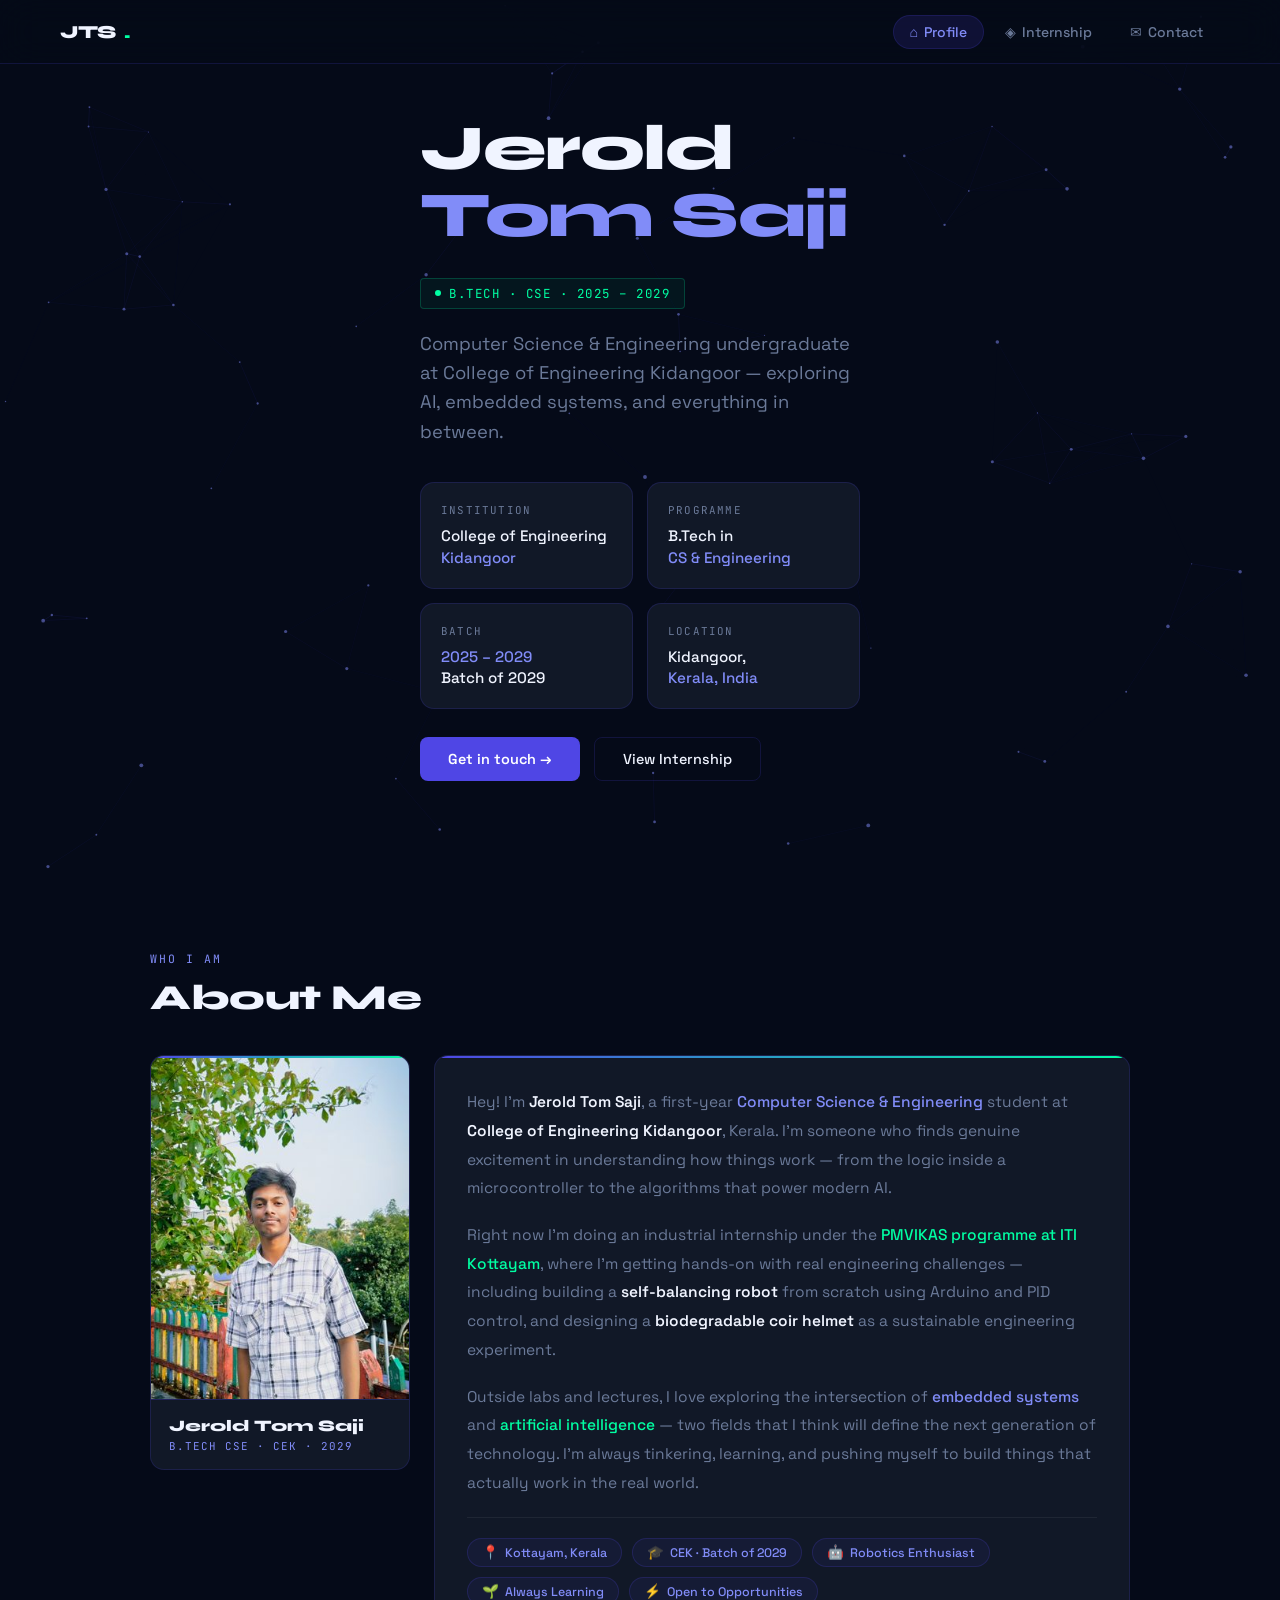
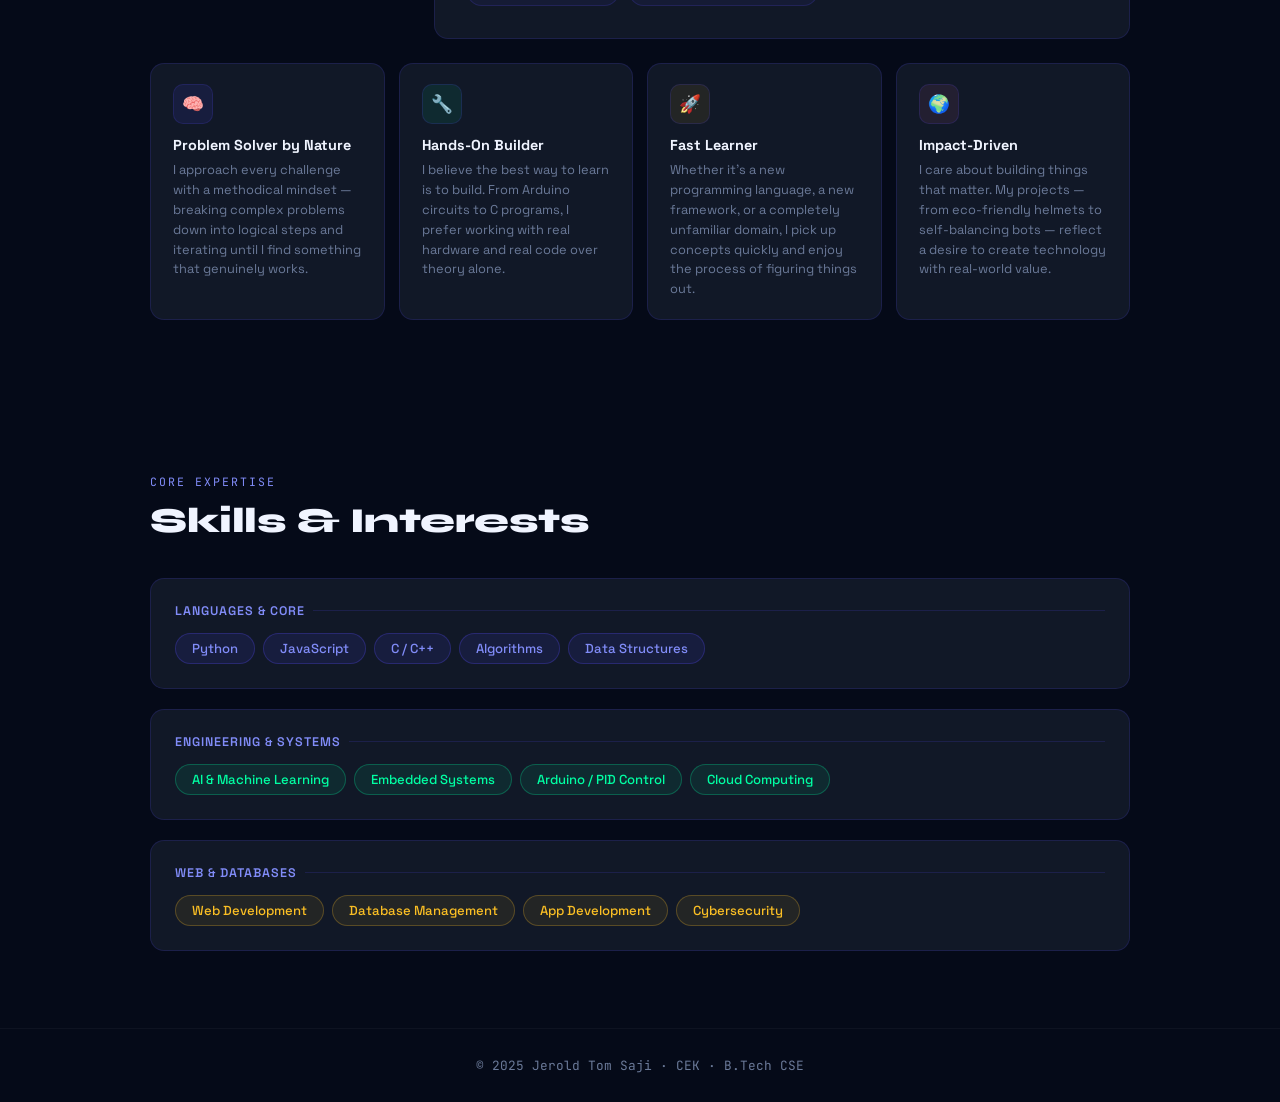
<file: index.html>
<!DOCTYPE html>
<html lang="en">

<head>
  <meta charset="UTF-8">
  <meta name="viewport" content="width=device-width, initial-scale=1.0">
  <title>Jerold Tom Saji — Portfolio</title>
  <link
    href="https://fonts.googleapis.com/css2?family=Space+Grotesk:wght@300;400;500;600;700&family=Syne:wght@700;800&family=JetBrains+Mono:wght@400;500&display=swap"
    rel="stylesheet">
  <style>
    /* ============================================================
   DESIGN TOKENS
   Palette: Deep navy #050A18, Ink #0D1530, Electric indigo #4F46E5,
            Phosphor green #00FFA3, Soft white #F0F4FF, Muted #6B7A99
   Type: Syne (display) · Space Grotesk (body) · JetBrains Mono (data)
   Signature: Kinetic particle constellation on the hero that reacts to mouse
============================================================ */
    *,
    *::before,
    *::after {
      margin: 0;
      padding: 0;
      box-sizing: border-box;
    }

    :root {
      --bg: #050A18;
      --ink: #0D1530;
      --surface: #111827;
      --border: rgba(79, 70, 229, .18);
      --border2: rgba(0, 255, 163, .12);
      --indigo: #4F46E5;
      --indigo-l: #818CF8;
      --green: #00FFA3;
      --green-d: #00C67E;
      --white: #F0F4FF;
      --muted: #6B7A99;
      --danger: #F87171;
      --warn: #FBBF24;
      --r: 14px;
      --r-sm: 8px;
    }

    html {
      scroll-behavior: smooth;
    }

    body {
      font-family: 'Space Grotesk', sans-serif;
      background: var(--bg);
      color: var(--white);
      min-height: 100vh;
      overflow-x: hidden;
    }

    /* ── CANVAS BACKGROUND ── */
    #bg-canvas {
      position: fixed;
      inset: 0;
      z-index: 0;
      pointer-events: none;
    }

    /* ── NAV ── */
    nav {
      position: fixed;
      top: 0;
      left: 0;
      right: 0;
      z-index: 900;
      padding: 0 clamp(20px, 5vw, 60px);
      height: 64px;
      display: flex;
      align-items: center;
      justify-content: space-between;
      background: rgba(5, 10, 24, .7);
      backdrop-filter: blur(20px);
      border-bottom: 1px solid var(--border);
    }

    .nav-logo {
      font-family: 'Syne', sans-serif;
      font-size: 1.15rem;
      font-weight: 800;
      letter-spacing: -.5px;
      color: var(--white);
      display: flex;
      align-items: center;
      gap: 8px;
    }

    .nav-logo span {
      color: var(--green);
    }

    .nav-tabs {
      display: flex;
      gap: 4px;
      list-style: none;
    }

    .nav-tabs li a {
      display: flex;
      align-items: center;
      gap: 6px;
      padding: 7px 16px;
      border-radius: 30px;
      text-decoration: none;
      font-size: .875rem;
      font-weight: 500;
      color: var(--muted);
      transition: all .25s;
      border: 1px solid transparent;
    }

    .nav-tabs li a:hover,
    .nav-tabs li a.active {
      color: var(--white);
      background: rgba(79, 70, 229, .15);
      border-color: var(--border);
    }

    .nav-tabs li a.active {
      color: var(--indigo-l);
    }

    /* ── PAGES ── */
    .page {
      display: none;
      padding-top: 64px;
      min-height: 100vh;
      position: relative;
      z-index: 1;
    }

    .page.active {
      display: block;
    }

    /* ── HERO ── */
    .hero {
      min-height: calc(100vh - 64px);
      display: flex;
      align-items: flex-start;
      justify-content: center;
      padding: clamp(20px, 4vw, 52px) clamp(20px, 5vw, 60px) clamp(40px, 8vw, 80px);
      position: relative;
    }

    .hero-inner {
      max-width: 1100px;
      width: 100%;
      display: grid;
      grid-template-columns: 1fr 1fr;
      gap: 60px;
      align-items: center;
    }

    /* left col */
    .hero-left {}

    .hero-eyebrow {
      display: inline-flex;
      align-items: center;
      gap: 8px;
      font-family: 'JetBrains Mono', monospace;
      font-size: .78rem;
      color: var(--green);
      letter-spacing: 1.5px;
      text-transform: uppercase;
      margin-top: 16px;
      margin-bottom: 20px;
      padding: 6px 14px;
      border: 1px solid rgba(0, 255, 163, .2);
      border-radius: 4px;
      background: rgba(0, 255, 163, .05);
    }

    .hero-eyebrow .dot {
      width: 6px;
      height: 6px;
      background: var(--green);
      border-radius: 50%;
      animation: blink 2s ease infinite;
    }

    @keyframes blink {

      0%,
      100% {
        opacity: 1;
      }

      50% {
        opacity: .2;
      }
    }

    .hero-name {
      font-family: 'Syne', sans-serif;
      font-size: clamp(2.4rem, 5vw, 4.2rem);
      font-weight: 800;
      line-height: 1.05;
      letter-spacing: -1.5px;
      color: var(--white);
      margin-bottom: 12px;
    }

    .hero-name .accent {
      color: var(--indigo-l);
    }

    .hero-role {
      font-size: clamp(.95rem, 2vw, 1.15rem);
      color: var(--muted);
      line-height: 1.6;
      margin-bottom: 36px;
      max-width: 440px;
    }

    .hero-cta {
      display: flex;
      gap: 14px;
      flex-wrap: wrap;
    }

    .btn-primary {
      display: inline-flex;
      align-items: center;
      gap: 8px;
      padding: 13px 28px;
      background: var(--indigo);
      color: #fff;
      border: none;
      border-radius: 8px;
      font-size: .9rem;
      font-weight: 600;
      cursor: pointer;
      transition: all .25s;
      text-decoration: none;
      font-family: inherit;
    }

    .btn-primary:hover {
      background: #4338CA;
      transform: translateY(-2px);
      box-shadow: 0 12px 30px rgba(79, 70, 229, .4);
    }

    .btn-ghost {
      display: inline-flex;
      align-items: center;
      gap: 8px;
      padding: 12px 28px;
      background: transparent;
      color: var(--white);
      border: 1px solid var(--border);
      border-radius: 8px;
      font-size: .9rem;
      font-weight: 500;
      cursor: pointer;
      transition: all .25s;
      text-decoration: none;
      font-family: inherit;
    }

    .btn-ghost:hover {
      border-color: var(--indigo-l);
      color: var(--indigo-l);
      transform: translateY(-2px);
    }

    /* right col: stat cards */
    .hero-right {
      display: flex;
      flex-direction: column;
      gap: 16px;
    }

    .info-grid {
      display: grid;
      grid-template-columns: 1fr 1fr;
      gap: 14px;
    }

    .icard {
      background: var(--surface);
      border: 1px solid var(--border);
      border-radius: var(--r);
      padding: 20px;
      position: relative;
      overflow: hidden;
      transition: border-color .3s, transform .3s;
    }

    .icard:hover {
      border-color: rgba(79, 70, 229, .4);
      transform: translateY(-3px);
    }

    .icard::after {
      content: '';
      position: absolute;
      top: 0;
      left: 0;
      right: 0;
      height: 1px;
      background: linear-gradient(90deg, transparent, var(--indigo), transparent);
      opacity: 0;
      transition: opacity .3s;
    }

    .icard:hover::after {
      opacity: 1;
    }

    .icard-label {
      font-family: 'JetBrains Mono', monospace;
      font-size: .68rem;
      color: var(--muted);
      text-transform: uppercase;
      letter-spacing: 1.2px;
      margin-bottom: 8px;
    }

    .icard-value {
      font-size: .95rem;
      color: var(--white);
      font-weight: 500;
      line-height: 1.4;
    }

    .icard-value em {
      color: var(--indigo-l);
      font-style: normal;
    }

    /* status bar */
    .status-bar {
      display: flex;
      align-items: center;
      gap: 12px;
      background: var(--surface);
      border: 1px solid rgba(0, 255, 163, .15);
      border-radius: var(--r);
      padding: 16px 20px;
    }

    .status-bar .s-dot {
      width: 8px;
      height: 8px;
      background: var(--green);
      border-radius: 50%;
      animation: blink 2s ease infinite;
      flex-shrink: 0;
    }

    .status-bar .s-text {
      font-size: .85rem;
      color: var(--green);
      font-weight: 500;
    }

    .status-bar .s-detail {
      margin-left: auto;
      font-family: 'JetBrains Mono', monospace;
      font-size: .72rem;
      color: var(--muted);
    }

    /* ── SKILLS SECTION ── */
    .skills-wrap {
      max-width: 1100px;
      margin: 0 auto;
      padding: clamp(40px, 6vw, 80px) clamp(20px, 5vw, 60px);
    }

    .section-header {
      margin-bottom: 36px;
    }

    .section-eyebrow {
      font-family: 'JetBrains Mono', monospace;
      font-size: .72rem;
      color: var(--indigo-l);
      text-transform: uppercase;
      letter-spacing: 2px;
      margin-bottom: 10px;
    }

    .section-title {
      font-family: 'Syne', sans-serif;
      font-size: clamp(1.6rem, 3vw, 2.2rem);
      font-weight: 800;
      letter-spacing: -.5px;
      color: var(--white);
    }

    .skills-clusters {
      display: flex;
      flex-direction: column;
      gap: 20px;
    }

    .skill-cluster {
      background: var(--surface);
      border: 1px solid var(--border);
      border-radius: var(--r);
      padding: 24px;
    }

    .cluster-name {
      font-size: .78rem;
      font-weight: 600;
      color: var(--indigo-l);
      text-transform: uppercase;
      letter-spacing: 1px;
      margin-bottom: 14px;
      display: flex;
      align-items: center;
      gap: 8px;
    }

    .cluster-name::after {
      content: '';
      flex: 1;
      height: 1px;
      background: var(--border);
    }

    .tags {
      display: flex;
      flex-wrap: wrap;
      gap: 8px;
    }

    .tag {
      padding: 6px 16px;
      border-radius: 100px;
      font-size: .82rem;
      font-weight: 500;
      border: 1px solid;
      transition: all .2s;
      cursor: default;
    }

    .tag:hover {
      transform: translateY(-2px);
    }

    .tag-blue {
      background: rgba(79, 70, 229, .12);
      border-color: rgba(79, 70, 229, .3);
      color: var(--indigo-l);
    }

    .tag-green {
      background: rgba(0, 255, 163, .08);
      border-color: rgba(0, 255, 163, .25);
      color: var(--green);
    }

    .tag-warm {
      background: rgba(251, 191, 36, .08);
      border-color: rgba(251, 191, 36, .25);
      color: var(--warn);
    }

    /* ── PAGE 2 — INTERNSHIP ── */
    .p2-wrap {
      max-width: 1100px;
      margin: 0 auto;
      padding: clamp(40px, 6vw, 80px) clamp(20px, 5vw, 60px);
    }

    /* intern hero strip */
    .intern-hero {
      display: grid;
      grid-template-columns: 1fr auto;
      align-items: start;
      gap: 30px;
      background: var(--surface);
      border: 1px solid var(--border);
      border-radius: var(--r);
      padding: 36px;
      margin-bottom: 28px;
      position: relative;
      overflow: hidden;
    }

    .intern-hero::before {
      content: '';
      position: absolute;
      left: 0;
      top: 0;
      bottom: 0;
      width: 3px;
      background: linear-gradient(180deg, var(--indigo), var(--green));
    }

    .intern-program {
      font-family: 'JetBrains Mono', monospace;
      font-size: .72rem;
      color: var(--warn);
      text-transform: uppercase;
      letter-spacing: 2px;
      margin-bottom: 8px;
    }

    .intern-title {
      font-family: 'Syne', sans-serif;
      font-size: clamp(1.4rem, 3vw, 2rem);
      font-weight: 800;
      color: var(--white);
      margin-bottom: 6px;
    }

    .intern-sub {
      color: var(--muted);
      font-size: .9rem;
    }

    .intern-badge-live {
      display: inline-flex;
      align-items: center;
      gap: 8px;
      padding: 8px 18px;
      background: rgba(0, 255, 163, .08);
      border: 1px solid rgba(0, 255, 163, .2);
      border-radius: 100px;
      color: var(--green);
      font-size: .82rem;
      font-weight: 600;
      white-space: nowrap;
    }

    .intern-meta {
      display: grid;
      grid-template-columns: repeat(auto-fit, minmax(160px, 1fr));
      gap: 14px;
      margin-bottom: 28px;
    }

    .meta-card {
      background: var(--surface);
      border: 1px solid var(--border);
      border-radius: var(--r-sm);
      padding: 18px;
      text-align: center;
    }

    .meta-label {
      font-family: 'JetBrains Mono', monospace;
      font-size: .65rem;
      color: var(--muted);
      text-transform: uppercase;
      letter-spacing: 1.5px;
      margin-bottom: 8px;
    }

    .meta-value {
      font-size: .95rem;
      font-weight: 600;
      color: var(--white);
    }

    /* stats row */
    .stats-row {
      display: grid;
      grid-template-columns: repeat(4, 1fr);
      gap: 14px;
      margin-bottom: 28px;
    }

    .stat-box {
      background: var(--surface);
      border: 1px solid var(--border);
      border-radius: var(--r);
      padding: 24px 20px;
      text-align: center;
    }

    .stat-num {
      font-family: 'Syne', sans-serif;
      font-size: 2.2rem;
      font-weight: 800;
      background: linear-gradient(135deg, var(--indigo-l), var(--green));
      -webkit-background-clip: text;
      -webkit-text-fill-color: transparent;
      background-clip: text;
    }

    .stat-lbl {
      font-size: .75rem;
      color: var(--muted);
      margin-top: 4px;
      text-transform: uppercase;
      letter-spacing: .8px;
    }

    /* activity + project panels */
    .panel {
      background: var(--surface);
      border: 1px solid var(--border);
      border-radius: var(--r);
      padding: 28px;
      margin-bottom: 24px;
    }

    .panel-header {
      display: flex;
      align-items: center;
      justify-content: space-between;
      margin-bottom: 22px;
      flex-wrap: wrap;
      gap: 12px;
    }

    .panel-title {
      font-family: 'Syne', sans-serif;
      font-size: 1.05rem;
      font-weight: 700;
      color: var(--white);
      display: flex;
      align-items: center;
      gap: 10px;
    }

    .panel-title .ico {
      width: 32px;
      height: 32px;
      display: flex;
      align-items: center;
      justify-content: center;
      background: rgba(79, 70, 229, .15);
      border: 1px solid var(--border);
      border-radius: 8px;
      font-size: .95rem;
    }

    /* filter pills */
    .filter-pills {
      display: flex;
      gap: 6px;
      flex-wrap: wrap;
      margin-bottom: 18px;
    }

    .fpill {
      padding: 5px 14px;
      border-radius: 100px;
      font-size: .78rem;
      font-weight: 500;
      background: transparent;
      border: 1px solid var(--border);
      color: var(--muted);
      cursor: pointer;
      transition: all .2s;
      font-family: inherit;
    }

    .fpill:hover,
    .fpill.active {
      background: rgba(79, 70, 229, .15);
      border-color: rgba(79, 70, 229, .4);
      color: var(--indigo-l);
    }

    /* activity list */
    .activity-feed {
      display: flex;
      flex-direction: column;
      gap: 10px;
      max-height: 420px;
      overflow-y: auto;
      padding-right: 4px;
    }

    .activity-feed::-webkit-scrollbar {
      width: 4px;
    }

    .activity-feed::-webkit-scrollbar-thumb {
      background: var(--border);
      border-radius: 4px;
    }

    .act-item {
      display: grid;
      grid-template-columns: auto 1fr auto;
      gap: 14px;
      align-items: start;
      padding: 16px;
      background: rgba(255, 255, 255, .02);
      border: 1px solid rgba(255, 255, 255, .05);
      border-radius: var(--r-sm);
      transition: all .2s;
      animation: fadeUp .3s ease;
    }

    @keyframes fadeUp {
      from {
        opacity: 0;
        transform: translateY(8px);
      }

      to {
        opacity: 1;
        transform: none;
      }
    }

    .act-item:hover {
      border-color: var(--border);
      background: rgba(79, 70, 229, .05);
    }

    .act-dot {
      width: 8px;
      height: 8px;
      border-radius: 50%;
      margin-top: 6px;
      flex-shrink: 0;
    }

    .dot-daily {
      background: var(--indigo-l);
    }

    .dot-project {
      background: #A78BFA;
    }

    .dot-learning {
      background: var(--green);
    }

    .dot-meeting {
      background: var(--warn);
    }

    .dot-milestone {
      background: #F472B6;
    }

    .act-body {}

    .act-date {
      font-family: 'JetBrains Mono', monospace;
      font-size: .68rem;
      color: var(--muted);
      margin-bottom: 4px;
    }

    .act-title {
      font-size: .9rem;
      font-weight: 600;
      color: var(--white);
      margin-bottom: 4px;
    }

    .act-desc {
      font-size: .82rem;
      color: var(--muted);
      line-height: 1.5;
    }

    .act-chip {
      align-self: start;
      padding: 3px 10px;
      border-radius: 100px;
      font-size: .68rem;
      font-weight: 600;
      white-space: nowrap;
    }

    .chip-daily {
      background: rgba(129, 140, 248, .12);
      color: var(--indigo-l);
    }

    .chip-project {
      background: rgba(167, 139, 250, .12);
      color: #A78BFA;
    }

    .chip-learning {
      background: rgba(0, 255, 163, .1);
      color: var(--green);
    }

    .chip-meeting {
      background: rgba(251, 191, 36, .1);
      color: var(--warn);
    }

    .chip-milestone {
      background: rgba(244, 114, 182, .1);
      color: #F472B6;
    }

    /* projects grid */
    .proj-grid {
      display: grid;
      grid-template-columns: repeat(auto-fill, minmax(280px, 1fr));
      gap: 14px;
    }

    .proj-card {
      background: rgba(255, 255, 255, .02);
      border: 1px solid rgba(255, 255, 255, .07);
      border-radius: var(--r);
      padding: 20px;
      transition: all .2s;
      animation: fadeUp .3s ease;
    }

    .proj-card:hover {
      border-color: rgba(79, 70, 229, .35);
      background: rgba(79, 70, 229, .05);
      transform: translateY(-3px);
    }

    .proj-name {
      font-size: 1rem;
      font-weight: 700;
      color: var(--white);
      margin-bottom: 6px;
    }

    .proj-desc {
      font-size: .82rem;
      color: var(--muted);
      line-height: 1.5;
      margin-bottom: 10px;
    }

    .proj-tech {
      font-family: 'JetBrains Mono', monospace;
      font-size: .72rem;
      color: var(--indigo-l);
      margin-bottom: 14px;
    }

    .proj-footer {
      display: flex;
      justify-content: space-between;
      align-items: center;
    }

    .pstatus {
      padding: 3px 12px;
      border-radius: 100px;
      font-size: .72rem;
      font-weight: 600;
    }

    .ps-ongoing {
      background: rgba(0, 255, 163, .1);
      color: var(--green);
    }

    .ps-completed {
      background: rgba(129, 140, 248, .12);
      color: var(--indigo-l);
    }

    .ps-planning {
      background: rgba(251, 191, 36, .1);
      color: var(--warn);
    }

    .ps-paused {
      background: rgba(248, 113, 113, .1);
      color: var(--danger);
    }

    .proj-date {
      font-size: .72rem;
      color: var(--muted);
      font-family: 'JetBrains Mono', monospace;
    }

    /* empty state */
    .empty {
      text-align: center;
      padding: 50px 20px;
      color: var(--muted);
    }

    .empty-ico {
      font-size: 2.5rem;
      margin-bottom: 12px;
      opacity: .5;
    }

    /* ── PAGE 3 — CONTACT ── */
    .p3-wrap {
      max-width: 680px;
      margin: 0 auto;
      padding: clamp(60px, 8vw, 100px) clamp(20px, 5vw, 40px);
    }

    .contact-header {
      text-align: center;
      margin-bottom: 50px;
    }

    .contact-header h2 {
      font-family: 'Syne', sans-serif;
      font-size: clamp(2rem, 5vw, 3rem);
      font-weight: 800;
      color: var(--white);
      margin-bottom: 10px;
      letter-spacing: -.5px;
    }

    .contact-header p {
      color: var(--muted);
      font-size: 1rem;
    }

    .contact-stack {
      display: flex;
      flex-direction: column;
      gap: 16px;
    }

    .clink {
      display: flex;
      align-items: center;
      gap: 20px;
      padding: 26px;
      background: var(--surface);
      border: 1px solid var(--border);
      border-radius: var(--r);
      text-decoration: none;
      transition: all .3s;
      position: relative;
      overflow: hidden;
    }

    .clink::before {
      content: '';
      position: absolute;
      left: 0;
      top: 0;
      bottom: 0;
      width: 2px;
      background: linear-gradient(180deg, var(--indigo), var(--green));
      transform: scaleY(0);
      transition: transform .3s;
    }

    .clink:hover::before {
      transform: scaleY(1);
    }

    .clink:hover {
      border-color: var(--border2);
      transform: translateX(6px);
    }

    .clink-ico {
      width: 52px;
      height: 52px;
      border-radius: 12px;
      display: flex;
      align-items: center;
      justify-content: center;
      font-size: 1.5rem;
      flex-shrink: 0;
      border: 1px solid var(--border);
      background: rgba(79, 70, 229, .1);
    }

    .clink-body {
      flex: 1;
    }

    .clink-type {
      font-family: 'JetBrains Mono', monospace;
      font-size: .66rem;
      color: var(--muted);
      text-transform: uppercase;
      letter-spacing: 1.5px;
      margin-bottom: 4px;
    }

    .clink-val {
      font-size: 1rem;
      font-weight: 600;
      color: var(--white);
    }

    .clink-hint {
      font-size: .8rem;
      color: var(--muted);
      margin-top: 3px;
    }

    .clink-arr {
      color: var(--muted);
      font-size: 1.2rem;
      transition: transform .3s;
    }

    .clink:hover .clink-arr {
      transform: translateX(4px);
      color: var(--indigo-l);
    }

    /* footer */
    footer {
      text-align: center;
      padding: 28px 20px;
      color: var(--muted);
      font-size: .8rem;
      border-top: 1px solid rgba(255, 255, 255, .04);
      font-family: 'JetBrains Mono', monospace;
    }

    /* ── MODALS ── */
    .modal-bg {
      display: none;
      position: fixed;
      inset: 0;
      background: rgba(0, 0, 0, .7);
      backdrop-filter: blur(6px);
      z-index: 1000;
      align-items: center;
      justify-content: center;
      padding: 20px;
    }

    .modal-bg.open {
      display: flex;
    }

    .modal-box {
      background: #111827;
      border: 1px solid var(--border);
      border-radius: var(--r);
      padding: 32px;
      width: 100%;
      max-width: 520px;
      position: relative;
    }

    .modal-box h3 {
      font-family: 'Syne', sans-serif;
      font-size: 1.1rem;
      color: var(--white);
      margin-bottom: 24px;
    }

    .close-x {
      position: absolute;
      top: 16px;
      right: 18px;
      background: none;
      border: none;
      color: var(--muted);
      font-size: 1.3rem;
      cursor: pointer;
      transition: color .2s;
    }

    .close-x:hover {
      color: var(--danger);
    }

    .fgrp {
      margin-bottom: 18px;
    }

    .fgrp label {
      display: block;
      font-size: .78rem;
      color: var(--muted);
      margin-bottom: 7px;
      text-transform: uppercase;
      letter-spacing: .5px;
    }

    .fgrp input,
    .fgrp textarea,
    .fgrp select {
      width: 100%;
      background: rgba(255, 255, 255, .04);
      border: 1px solid var(--border);
      border-radius: var(--r-sm);
      padding: 11px 14px;
      color: var(--white);
      font-size: .9rem;
      font-family: inherit;
      transition: border-color .2s;
      resize: vertical;
    }

    .fgrp input:focus,
    .fgrp textarea:focus,
    .fgrp select:focus {
      outline: none;
      border-color: var(--indigo);
    }

    .fgrp textarea {
      min-height: 90px;
    }

    .fgrp select option {
      background: #111827;
    }

    .factions {
      display: flex;
      gap: 10px;
      justify-content: flex-end;
      margin-top: 20px;
    }

    /* ── RESPONSIVE ── */
    @media(max-width: 820px) {
      .hero-inner {
        grid-template-columns: 1fr;
      }

      .hero-right {
        order: -1;
      }

      .info-grid {
        grid-template-columns: 1fr 1fr;
      }

      .stats-row {
        grid-template-columns: repeat(2, 1fr);
      }

      .intern-hero {
        grid-template-columns: 1fr;
      }
    }

    @media(max-width: 540px) {
      .nav-tabs li a span.label {
        display: none;
      }

      .info-grid {
        grid-template-columns: 1fr;
      }

      .clink {
        flex-direction: column;
        text-align: center;
      }

      .clink-arr {
        display: none;
      }
    }

    /* ── SCROLL REVEAL ── */
    .reveal {
      opacity: 0;
      transform: translateY(24px);
      transition: opacity .6s ease, transform .6s ease;
    }

    .reveal.visible {
      opacity: 1;
      transform: none;
    }

    /* ── TOOLTIP on skill tags ── */
    .tag {
      position: relative;
    }

    /* ── ABOUT ME SECTION ── */
    .about-wrap {
      max-width: 1100px;
      margin: 0 auto;
      padding: clamp(20px, 4vw, 60px) clamp(20px, 5vw, 60px) clamp(40px, 6vw, 80px);
    }

    /* top row: photo card + bio side by side */
    .about-top {
      display: grid;
      grid-template-columns: 260px 1fr;
      gap: 24px;
      align-items: start;
      margin-bottom: 24px;
    }

    /* photo card */
    .about-photo-card {
      background: var(--surface);
      border: 1px solid var(--border);
      border-radius: var(--r);
      overflow: hidden;
      position: relative;
    }

    .about-photo-card::before {
      content: '';
      position: absolute;
      top: 0; left: 0; right: 0;
      height: 2px;
      background: linear-gradient(90deg, var(--indigo), var(--green));
      z-index: 1;
    }

    .photo-slot {
      width: 100%;
      aspect-ratio: 3/4;
      background: linear-gradient(135deg, rgba(79,70,229,.12), rgba(0,255,163,.06));
      display: flex;
      flex-direction: column;
      align-items: center;
      justify-content: center;
      gap: 12px;
      border-bottom: 1px solid var(--border);
      position: relative;
      overflow: hidden;
    }

    .photo-slot img {
      width: 100%;
      height: 100%;
      object-fit: cover;
      display: block;
    }

    .photo-slot-placeholder {
      display: flex;
      flex-direction: column;
      align-items: center;
      justify-content: center;
      gap: 10px;
      width: 100%;
      height: 100%;
      position: absolute;
      inset: 0;
    }

    .photo-slot-placeholder .ph-icon {
      width: 64px; height: 64px;
      border-radius: 50%;
      background: rgba(79,70,229,.15);
      border: 2px dashed rgba(79,70,229,.35);
      display: flex; align-items: center; justify-content: center;
      font-size: 1.8rem;
    }

    .photo-slot-placeholder .ph-label {
      font-family: 'JetBrains Mono', monospace;
      font-size: .68rem;
      color: var(--muted);
      text-transform: uppercase;
      letter-spacing: 1.5px;
      text-align: center;
      padding: 0 16px;
    }

    .about-photo-meta {
      padding: 16px 18px;
    }

    .about-photo-name {
      font-family: 'Syne', sans-serif;
      font-size: 1rem;
      font-weight: 800;
      color: var(--white);
      margin-bottom: 4px;
    }

    .about-photo-role {
      font-family: 'JetBrains Mono', monospace;
      font-size: .68rem;
      color: var(--indigo-l);
      text-transform: uppercase;
      letter-spacing: 1px;
    }

    /* bio block — right side */
    .about-bio {
      background: var(--surface);
      border: 1px solid var(--border);
      border-radius: var(--r);
      padding: 32px;
      position: relative;
      overflow: hidden;
      height: 100%;
    }

    .about-bio::before {
      content: '';
      position: absolute;
      top: 0; left: 0; right: 0;
      height: 2px;
      background: linear-gradient(90deg, var(--indigo), var(--green));
    }

    .about-bio-text {
      font-size: .97rem;
      color: var(--muted);
      line-height: 1.85;
      margin-bottom: 18px;
    }

    .about-bio-text:last-of-type { margin-bottom: 0; }

    .about-bio-text strong {
      color: var(--white);
      font-weight: 600;
    }

    .about-bio-text .highlight {
      color: var(--indigo-l);
      font-weight: 500;
    }

    .about-bio-text .highlight-green {
      color: var(--green);
      font-weight: 500;
    }

    /* fun-facts inline strip */
    .about-funfacts {
      display: flex;
      gap: 10px;
      flex-wrap: wrap;
      margin-top: 20px;
      padding-top: 20px;
      border-top: 1px solid rgba(255,255,255,.06);
    }

    .funfact {
      display: inline-flex;
      align-items: center;
      gap: 6px;
      padding: 5px 14px;
      border-radius: 100px;
      background: rgba(79, 70, 229, .08);
      border: 1px solid rgba(79, 70, 229, .2);
      font-size: .78rem;
      color: var(--indigo-l);
      font-weight: 500;
    }

    .funfact span { font-size: .85rem; }

    /* traits row — full width below */
    .about-traits {
      display: grid;
      grid-template-columns: repeat(4, 1fr);
      gap: 14px;
    }

    .trait-card {
      background: var(--surface);
      border: 1px solid var(--border);
      border-radius: var(--r);
      padding: 20px 22px;
      display: flex;
      flex-direction: column;
      gap: 12px;
      transition: border-color .25s, transform .25s;
    }

    .trait-card:hover {
      border-color: rgba(79, 70, 229, .4);
      transform: translateY(-4px);
    }

    .trait-ico {
      width: 40px;
      height: 40px;
      border-radius: 10px;
      display: flex;
      align-items: center;
      justify-content: center;
      font-size: 1.1rem;
      border: 1px solid var(--border);
    }

    .trait-ico-indigo { background: rgba(79, 70, 229, .12); }
    .trait-ico-green  { background: rgba(0, 255, 163, .08); }
    .trait-ico-warn   { background: rgba(251, 191, 36, .08); }
    .trait-ico-pink   { background: rgba(244, 114, 182, .08); }

    .trait-body {}

    .trait-title {
      font-size: .9rem;
      font-weight: 700;
      color: var(--white);
      margin-bottom: 6px;
    }

    .trait-desc {
      font-size: .8rem;
      color: var(--muted);
      line-height: 1.55;
    }

    @media(max-width: 900px) {
      .about-top { grid-template-columns: 1fr; }
      .about-traits { grid-template-columns: repeat(2, 1fr); }
      .about-photo-card { max-width: 260px; }
    }

    @media(max-width: 540px) {
      .about-traits { grid-template-columns: 1fr; }
    }

    /* ── BACK BUTTON ── */
    .intern-back-btn {
      display: inline-flex;
      align-items: center;
      gap: 8px;
      padding: 9px 20px;
      margin-bottom: 22px;
      background: rgba(79,70,229,.1);
      border: 1px solid rgba(79,70,229,.25);
      border-radius: 8px;
      color: var(--indigo-l);
      font-size: .88rem;
      font-weight: 600;
      font-family: inherit;
      cursor: pointer;
      transition: all .2s;
    }
    .intern-back-btn:hover {
      background: rgba(79,70,229,.2);
      border-color: var(--indigo-l);
      transform: translateX(-3px);
    }
    .intern-back-btn span { font-size: 1rem; }

    /* ── INTERNSHIP TABS ── */
    .intern-tabs-row {
      display: flex;
      gap: 14px;
      flex-wrap: wrap;
      margin-bottom: 28px;
    }

    .intern-tab {
      background: var(--surface);
      border: 1px solid var(--border);
      border-radius: var(--r);
      padding: 18px 22px;
      text-align: left;
      cursor: pointer;
      transition: all .25s;
      min-width: 180px;
      font-family: inherit;
      position: relative;
      overflow: hidden;
    }

    .intern-tab::after {
      content: '';
      position: absolute;
      bottom: 0;
      left: 0;
      right: 0;
      height: 2px;
      background: linear-gradient(90deg, var(--indigo), var(--green));
      transform: scaleX(0);
      transform-origin: left;
      transition: transform .3s;
    }

    .intern-tab:hover {
      border-color: rgba(79, 70, 229, .35);
    }

    .intern-tab:hover::after {
      transform: scaleX(1);
    }

    .intern-tab.selected {
      border-color: rgba(79, 70, 229, .5);
      background: rgba(79, 70, 229, .08);
    }

    .intern-tab.selected::after {
      transform: scaleX(1);
    }

    .itab-top {
      display: flex;
      align-items: center;
      gap: 10px;
      margin-bottom: 5px;
    }

    .itab-name {
      font-family: 'Syne', sans-serif;
      font-size: 1rem;
      font-weight: 800;
      color: var(--white);
    }

    .itab-badge {
      display: inline-flex;
      align-items: center;
      gap: 5px;
      padding: 2px 10px;
      border-radius: 100px;
      font-size: .68rem;
      font-weight: 600;
    }

    .active-badge {
      background: rgba(0, 255, 163, .1);
      color: var(--green);
      border: 1px solid rgba(0, 255, 163, .2);
    }

    .itab-sub {
      font-size: .78rem;
      color: var(--muted);
      margin-bottom: 4px;
    }

    .itab-year {
      font-family: 'JetBrains Mono', monospace;
      font-size: .7rem;
      color: var(--indigo-l);
    }

    /* intern content panel — animated reveal */
    .intern-content {
      animation: fadeUp .35s ease;
    }

    /* placeholder */
    .intern-placeholder {
      text-align: center;
      padding: 70px 20px;
      color: var(--muted);
      font-size: .95rem;
      border: 1px dashed rgba(255, 255, 255, .08);
      border-radius: var(--r);
    }

    .intern-placeholder .empty-ico {
      font-size: 2.5rem;
      margin-bottom: 14px;
      opacity: .3;
      display: block;
    }
  </style>
</head>

<body>

  <canvas id="bg-canvas"></canvas>

  <!-- ── NAV ── -->
  <nav>
    <div class="nav-logo">JTS<span>.</span></div>
    <ul class="nav-tabs">
      <li><a href="#" class="active" onclick="showPage('p1',this)">⌂ <span class="label">Profile</span></a></li>
      <li><a href="#" onclick="showPage('p2',this)">◈ <span class="label">Internship</span></a></li>
      <li><a href="#" onclick="showPage('p3',this)">✉ <span class="label">Contact</span></a></li>
    </ul>
  </nav>

  <!-- ═══════════════════ PAGE 1 — PROFILE ═══════════════════ -->
  <div id="p1" class="page active">

    <section class="hero">
      <div class="hero-inner">

        <!-- LEFT (full width) -->
        <div class="hero-left reveal" style="grid-column:1/-1; max-width:680px; margin-inline:auto;">
          <h1 class="hero-name">Jerold<br><span class="accent">Tom Saji</span></h1>
          <div class="hero-eyebrow">
            <span class="dot"></span>
            B.Tech · CSE · 2025 – 2029
          </div>
          <p class="hero-role">Computer Science &amp; Engineering undergraduate at College of Engineering Kidangoor —
            exploring AI, embedded systems, and everything in between.</p>
          <!-- info cards below description -->
          <div class="info-grid" style="margin-bottom:28px;">
            <div class="icard">
              <div class="icard-label">Institution</div>
              <div class="icard-value">College of Engineering<br><em>Kidangoor</em></div>
            </div>
            <div class="icard">
              <div class="icard-label">Programme</div>
              <div class="icard-value">B.Tech in<br><em>CS &amp; Engineering</em></div>
            </div>
            <div class="icard">
              <div class="icard-label">Batch</div>
              <div class="icard-value"><em>2025 – 2029</em><br>Batch of 2029</div>
            </div>
            <div class="icard">
              <div class="icard-label">Location</div>
              <div class="icard-value">Kidangoor,<br><em>Kerala, India</em></div>
            </div>
          </div>
          <div class="hero-cta">
            <a href="#" class="btn-primary" onclick="showPage('p3',null);return false;">Get in touch →</a>
            <a href="#" class="btn-ghost" onclick="showPage('p2',null);return false;">View Internship</a>
          </div>
        </div>

      </div>
    </section>

    <!-- ABOUT ME -->
    <div class="about-wrap">
      <div class="section-header reveal">
        <div class="section-eyebrow">Who I am</div>
        <div class="section-title">About Me</div>
      </div>

      <!-- Top row: photo card + bio -->
      <div class="about-top">

        <!-- Photo card -->
        <div class="about-photo-card reveal">
          <div class="photo-slot">
            <!-- To add your photo: replace the placeholder div below with:
                 <img src="your-photo.jpg" alt="Jerold Tom Saji"> -->
            <img src="[data-uri]" alt="Jerold Tom Saji">
          </div>
          <div class="about-photo-meta">
            <div class="about-photo-name">Jerold Tom Saji</div>
            <div class="about-photo-role">B.Tech CSE · CEK · 2029</div>
          </div>
        </div>

        <!-- Bio -->
        <div class="about-bio reveal" style="transition-delay:.1s">
          <p class="about-bio-text">
            Hey! I'm <strong>Jerold Tom Saji</strong>, a first-year
            <span class="highlight">Computer Science &amp; Engineering</span> student at
            <strong>College of Engineering Kidangoor</strong>, Kerala. I'm someone who
            finds genuine excitement in understanding how things work — from the logic
            inside a microcontroller to the algorithms that power modern AI.
          </p>
          <p class="about-bio-text">
            Right now I'm doing an industrial internship under the
            <span class="highlight-green">PMVIKAS programme at ITI Kottayam</span>,
            where I'm getting hands-on with real engineering challenges — including
            building a <strong>self-balancing robot</strong> from scratch using Arduino
            and PID control, and designing a <strong>biodegradable coir helmet</strong>
            as a sustainable engineering experiment.
          </p>
          <p class="about-bio-text">
            Outside labs and lectures, I love exploring the intersection of
            <span class="highlight">embedded systems</span> and
            <span class="highlight-green">artificial intelligence</span> — two fields
            that I think will define the next generation of technology. I'm always
            tinkering, learning, and pushing myself to build things that actually work
            in the real world.
          </p>
          <div class="about-funfacts">
            <span class="funfact"><span>📍</span> Kottayam, Kerala</span>
            <span class="funfact"><span>🎓</span> CEK · Batch of 2029</span>
            <span class="funfact"><span>🤖</span> Robotics Enthusiast</span>
            <span class="funfact"><span>🌱</span> Always Learning</span>
            <span class="funfact"><span>⚡</span> Open to Opportunities</span>
          </div>
        </div>

      </div>

      <!-- Trait cards — full width below -->
      <div class="about-traits reveal" style="transition-delay:.18s">
        <div class="trait-card">
          <div class="trait-ico trait-ico-indigo">🧠</div>
          <div class="trait-body">
            <div class="trait-title">Problem Solver by Nature</div>
            <div class="trait-desc">I approach every challenge with a methodical mindset — breaking complex problems down into logical steps and iterating until I find something that genuinely works.</div>
          </div>
        </div>
        <div class="trait-card">
          <div class="trait-ico trait-ico-green">🔧</div>
          <div class="trait-body">
            <div class="trait-title">Hands-On Builder</div>
            <div class="trait-desc">I believe the best way to learn is to build. From Arduino circuits to C programs, I prefer working with real hardware and real code over theory alone.</div>
          </div>
        </div>
        <div class="trait-card">
          <div class="trait-ico trait-ico-warn">🚀</div>
          <div class="trait-body">
            <div class="trait-title">Fast Learner</div>
            <div class="trait-desc">Whether it's a new programming language, a new framework, or a completely unfamiliar domain, I pick up concepts quickly and enjoy the process of figuring things out.</div>
          </div>
        </div>
        <div class="trait-card">
          <div class="trait-ico trait-ico-pink">🌍</div>
          <div class="trait-body">
            <div class="trait-title">Impact-Driven</div>
            <div class="trait-desc">I care about building things that matter. My projects — from eco-friendly helmets to self-balancing bots — reflect a desire to create technology with real-world value.</div>
          </div>
        </div>
      </div>

    </div>

    <!-- SKILLS -->
    <div class="skills-wrap">
      <div class="section-header reveal">
        <div class="section-eyebrow">Core expertise</div>
        <div class="section-title">Skills &amp; Interests</div>
      </div>
      <div class="skills-clusters">
        <div class="skill-cluster reveal">
          <div class="cluster-name">Languages &amp; Core</div>
          <div class="tags">
            <span class="tag tag-blue">Python</span>
            <span class="tag tag-blue">JavaScript</span>
            <span class="tag tag-blue">C / C++</span>
            <span class="tag tag-blue">Algorithms</span>
            <span class="tag tag-blue">Data Structures</span>
          </div>
        </div>
        <div class="skill-cluster reveal" style="transition-delay:.1s">
          <div class="cluster-name">Engineering &amp; Systems</div>
          <div class="tags">
            <span class="tag tag-green">AI &amp; Machine Learning</span>
            <span class="tag tag-green">Embedded Systems</span>
            <span class="tag tag-green">Arduino / PID Control</span>
            <span class="tag tag-green">Cloud Computing</span>
          </div>
        </div>
        <div class="skill-cluster reveal" style="transition-delay:.2s">
          <div class="cluster-name">Web &amp; Databases</div>
          <div class="tags">
            <span class="tag tag-warm">Web Development</span>
            <span class="tag tag-warm">Database Management</span>
            <span class="tag tag-warm">App Development</span>
            <span class="tag tag-warm">Cybersecurity</span>
          </div>
        </div>
      </div>
    </div>

    <footer>© 2025 Jerold Tom Saji · CEK · B.Tech CSE</footer>
  </div>

  <!-- ═══════════════════ PAGE 2 — INTERNSHIP ═══════════════════ -->
  <div id="p2" class="page">
    <div class="p2-wrap">

      <!-- page heading -->
      <div class="section-header reveal" style="margin-bottom:28px">
        <div class="section-eyebrow">Experience</div>
        <div class="section-title">Internships</div>
      </div>

      <!-- internship tabs row -->
      <div class="intern-tabs-row reveal">
        <button class="intern-tab" id="tab-pmvikas" onclick="selectInternTab('pmvikas', this)">
          <div class="itab-top">
            <span class="itab-name">PM VIKAS</span>
            <span class="itab-badge active-badge">
              <span
                style="width:6px;height:6px;background:var(--green);border-radius:50%;display:inline-block;animation:blink 2s ease infinite"></span>
              Active
            </span>
          </div>
          <div class="itab-sub">IIIT Kottayam · Kerala</div>
          <div class="itab-year">2025 – 2026</div>
        </button>

        <!-- Future internship placeholder — duplicate this block when you add a new one -->
        <!-- 
      <button class="intern-tab" id="tab-xyz" onclick="selectInternTab('xyz', this)">
        <div class="itab-top">
          <span class="itab-name">Company Name</span>
        </div>
        <div class="itab-sub">Location</div>
        <div class="itab-year">Year</div>
      </button>
      -->
      </div>

      <!-- ── PMVIKAS CONTENT PANEL ── -->
      <div class="intern-content" id="content-pmvikas" style="display:none">

        <!-- back button -->
        <button class="intern-back-btn" onclick="closeInternTab()">
          <span>←</span> Back to Internships
        </button>

        <!-- intern hero -->
        <div class="intern-hero">
          <div>
            <div class="intern-program">PM VIKAS Programme</div>
            <div class="intern-title">Internet Of Things &amp;<br>Industrial Applications</div>
            <div class="intern-sub">IIIT Kottayam · Pala, Kottayam District, Kerala</div>
          </div>
          <div class="intern-badge-live">
            <span
              style="width:6px;height:6px;background:var(--green);border-radius:50%;animation:blink 2s ease infinite"></span>
            Active Internship
          </div>
        </div>

        <!-- meta -->
        <div class="intern-meta">
          <div class="meta-card">
            <div class="meta-label">Programme</div>
            <div class="meta-value">PM VIKAS</div>
          </div>
          <div class="meta-card">
            <div class="meta-label">Centre</div>
            <div class="meta-value">IIIT Kottayam</div>
          </div>
          <div class="meta-card">
            <div class="meta-label">District</div>
            <div class="meta-value">Kottayam, Kerala</div>
          </div>
          <div class="meta-card">
            <div class="meta-label">Duration</div>
            <div class="meta-value"> May - June</div>
          </div>
          <div class="meta-card">
            <div class="meta-label">Intern</div>
            <div class="meta-value">Jerold Tom Saji</div>
          </div>
        </div>

        <!-- stats -->
        <div class="stats-row" style="grid-template-columns:repeat(2,1fr)">
          <div class="stat-box">
            <div class="stat-num" id="sProjects">0</div>
            <div class="stat-lbl">Projects</div>
          </div>
          <div class="stat-box">
            <div class="stat-num" id="sCompleted">0</div>
            <div class="stat-lbl">Completed</div>
          </div>
        </div>

        <!-- projects -->
        <div class="panel">
          <div class="panel-header">
            <div class="panel-title"><span class="ico">🚀</span>Projects</div>
          </div>
          <div class="proj-grid" id="projGrid">
            <div class="empty" id="projEmpty" style="grid-column:1/-1">
              <div class="empty-ico">💡</div>
              <p>No projects yet.</p>
            </div>
          </div>
        </div>

      </div>
      <!-- ── END PMVIKAS CONTENT ── -->

      <!-- placeholder shown when no tab is selected -->
      <div class="intern-placeholder" id="intern-placeholder">
        <span class="empty-ico">◈</span>
        <p>Select an internship above to view its details.</p>
      </div>

    </div>
    <footer>© 2025 Jerold Tom Saji · Internships</footer>
  </div>

  <!-- ═══════════════════ PAGE 3 — CONTACT ═══════════════════ -->
  <div id="p3" class="page">
    <div class="p3-wrap">
      <div class="contact-header reveal">
        <h2>Let's Connect</h2>
        <p>Reach out anytime — I'd love to hear from you.</p>
      </div>
      <div class="contact-stack reveal">
        <a href="mailto:jeroldtomsaji@gmail.com" class="clink">
          <div class="clink-ico">✉️</div>
          <div class="clink-body">
            <div class="clink-type">Email</div>
            <div class="clink-val">jeroldtomsaji@gmail.com</div>
            <div class="clink-hint">Send me a message</div>
          </div>
          <div class="clink-arr">→</div>
        </a>
        <a href="https://www.linkedin.com/in/jerold-tom-saji" target="_blank" class="clink">
          <div class="clink-ico">💼</div>
          <div class="clink-body">
            <div class="clink-type">LinkedIn</div>
            <div class="clink-val">linkedin.com/in/jerold-tom-saji</div>
            <div class="clink-hint">View my professional profile</div>
          </div>
          <div class="clink-arr">→</div>
        </a>
      </div>
    </div>
    <footer>© 2025 Jerold Tom Saji · College of Engineering Kidangoor</footer>
  </div>

  <script>
    /* ── STATIC DATA ── */
    const PROJS = [
      { id: 1, name: "Personal Portfolio", desc: "A personal portfolio to mark all the details regarding the projects that i have done during PM-VIKAS internship", status: "completed" },
      { id: 2, name: "IOT application report", desc: "A deep-dive technical paper analyzing the design, hardware selection, and cloud integration of a scalable IoT system.", status: "completed" },
      { id: 3, name: "Digital Circuit Design via CircuitVerse", desc: "Designed and simulated functional digital logic circuits using core logic gates to analyze and optimize system performance.", status: "completed" },
      { id: 4, name: "Microcontroller Simulation with Keil & Proteus", desc: "Programmed microcontroller firmware using Keil IDE and simulated hardware behavior in Proteus to verify embedded system performance.", status: "completed" },
      { id: 5, name: "Network Simulation with Cisco Packet Tracer", desc: "Configured and simulated network topologies using routers, switches, and subnets to analyze traffic flow and optimize network connectivity.", status: "completed" },
      { id: 6, name: "IoT Prototyping with Tinkercad", desc: "Built and simulated interactive electronic circuits with Arduino microcontrollers, sensors, and actuators to test embedded systems virtually.", status: "completed" },
      { id: 7, name: "Arduino Projects Repository", desc: "Pushed a collection of active Arduino projects and virtual hardware simulations to GitHub.", status: "completed" },
      { id: 8, name: "IoT Prototyping with WOKWI", desc: "Programmed and simulated an ESP32-based LED circuit in Wokwi to test GPIO configuration and timing logic.", status: "completed" },
      { id: 9, name: "Arduino-Based Sensor-Actuator Control System", desc: "Developed physical computing prototypes utilizing Arduino microcontrollers.", status: "completed" }
    ];

    /* ── PARTICLE CANVAS ── */
    const canvas = document.getElementById('bg-canvas');
    const ctx = canvas.getContext('2d');
    let W, H, particles = [], mouse = { x: -999, y: -999 };

    function resize() { W = canvas.width = window.innerWidth; H = canvas.height = window.innerHeight; }
    resize(); window.addEventListener('resize', resize);
    window.addEventListener('mousemove', e => { mouse.x = e.clientX; mouse.y = e.clientY; });

    const N = 80;
    for (let i = 0; i < N; i++) particles.push({
      x: Math.random() * window.innerWidth,
      y: Math.random() * window.innerHeight,
      vx: (Math.random() - .5) * .35,
      vy: (Math.random() - .5) * .35,
      r: Math.random() * 1.5 + .5
    });

    function drawParticles() {
      ctx.clearRect(0, 0, W, H);
      // draw connections
      for (let i = 0; i < particles.length; i++) {
        for (let j = i + 1; j < particles.length; j++) {
          const dx = particles[i].x - particles[j].x, dy = particles[i].y - particles[j].y;
          const d = Math.sqrt(dx * dx + dy * dy);
          if (d < 130) {
            ctx.beginPath();
            ctx.strokeStyle = `rgba(79,70,229,${.18 * (1 - d / 130)})`;
            ctx.lineWidth = .6;
            ctx.moveTo(particles[i].x, particles[i].y);
            ctx.lineTo(particles[j].x, particles[j].y);
            ctx.stroke();
          }
        }
        // mouse influence
        const mdx = particles[i].x - mouse.x, mdy = particles[i].y - mouse.y;
        const md = Math.sqrt(mdx * mdx + mdy * mdy);
        if (md < 120) {
          ctx.beginPath();
          ctx.strokeStyle = `rgba(0,255,163,${.25 * (1 - md / 120)})`;
          ctx.lineWidth = .8;
          ctx.moveTo(particles[i].x, particles[i].y);
          ctx.lineTo(mouse.x, mouse.y);
          ctx.stroke();
        }
      }
      // draw dots
      particles.forEach(p => {
        ctx.beginPath();
        ctx.arc(p.x, p.y, p.r, 0, Math.PI * 2);
        ctx.fillStyle = 'rgba(129,140,248,.5)';
        ctx.fill();
        p.x += p.vx; p.y += p.vy;
        if (p.x < 0 || p.x > W) p.vx *= -1;
        if (p.y < 0 || p.y > H) p.vy *= -1;
      });
      requestAnimationFrame(drawParticles);
    }
    drawParticles();

    /* ── CLOSE INTERN TAB ── */
function closeInternTab(){
  document.querySelectorAll('.intern-content').forEach(c=>c.style.display='none');
  document.querySelectorAll('.intern-tab').forEach(t=>t.classList.remove('selected'));
  document.getElementById('intern-placeholder').style.display='block';
  window.scrollTo({top:0, behavior:'smooth'});
}

/* ── INTERNSHIP TAB SWITCHER ── */
    function selectInternTab(id, btn) {
      document.querySelectorAll('.intern-content').forEach(c => c.style.display = 'none');
      document.getElementById('intern-placeholder').style.display = 'none';
      document.querySelectorAll('.intern-tab').forEach(t => t.classList.remove('selected'));
      const panel = document.getElementById('content-' + id);
      if (panel) { panel.style.display = 'block'; }
      btn.classList.add('selected');
      if (id === 'pmvikas') refreshDash();
    }

    /* ── NAVIGATION ── */
    function showPage(id, el) {
      document.querySelectorAll('.page').forEach(p => p.classList.remove('active'));
      document.querySelectorAll('.nav-tabs a').forEach(a => a.classList.remove('active'));
      document.getElementById(id).classList.add('active');
      if (el) el.classList.add('active');
      window.scrollTo(0, 0);
      if (id === 'p2') {
        document.querySelectorAll('.intern-content').forEach(c => c.style.display = 'none');
        document.querySelectorAll('.intern-tab').forEach(t => t.classList.remove('selected'));
        document.getElementById('intern-placeholder').style.display = 'block';
      }
      triggerReveal();
    }

    /* ── SCROLL REVEAL ── */
    function triggerReveal() {
      setTimeout(() => {
        document.querySelectorAll('.reveal').forEach((el, i) => {
          setTimeout(() => el.classList.add('visible'), i * 60);
        });
      }, 50);
    }
    triggerReveal();

    /* ── DASHBOARD ── */
    function refreshDash() {
      renderProjs();
      updateStats();
    }

    function updateStats() {
      document.getElementById('sProjects').textContent = PROJS.length;
      document.getElementById('sCompleted').textContent = PROJS.filter(p => p.status === 'completed').length;
    }

    function esc(s) { const d = document.createElement('div'); d.textContent = s; return d.innerHTML; }

    function renderProjs() {
      const grid = document.getElementById('projGrid');
      const empty = document.getElementById('projEmpty');
      const existing = grid.querySelectorAll('.proj-card'); existing.forEach(e => e.remove());
      if (!PROJS.length) { empty.style.display = 'block'; return; }
      empty.style.display = 'none';
      PROJS.forEach(p => {
        const div = document.createElement('div');
        div.className = 'proj-card';
        div.innerHTML = `
      <div class="proj-name">${esc(p.name)}</div>
      ${p.desc ? `<div class="proj-desc">${esc(p.desc)}</div>` : ''}
      <div class="proj-footer">
        <span class="pstatus ps-${p.status}">${p.status.charAt(0).toUpperCase() + p.status.slice(1)}</span>
      </div>
    `;
        grid.appendChild(div);
      });
    }

    window.onload = () => { triggerReveal(); };
  </script>
</body>

</html>
</file>
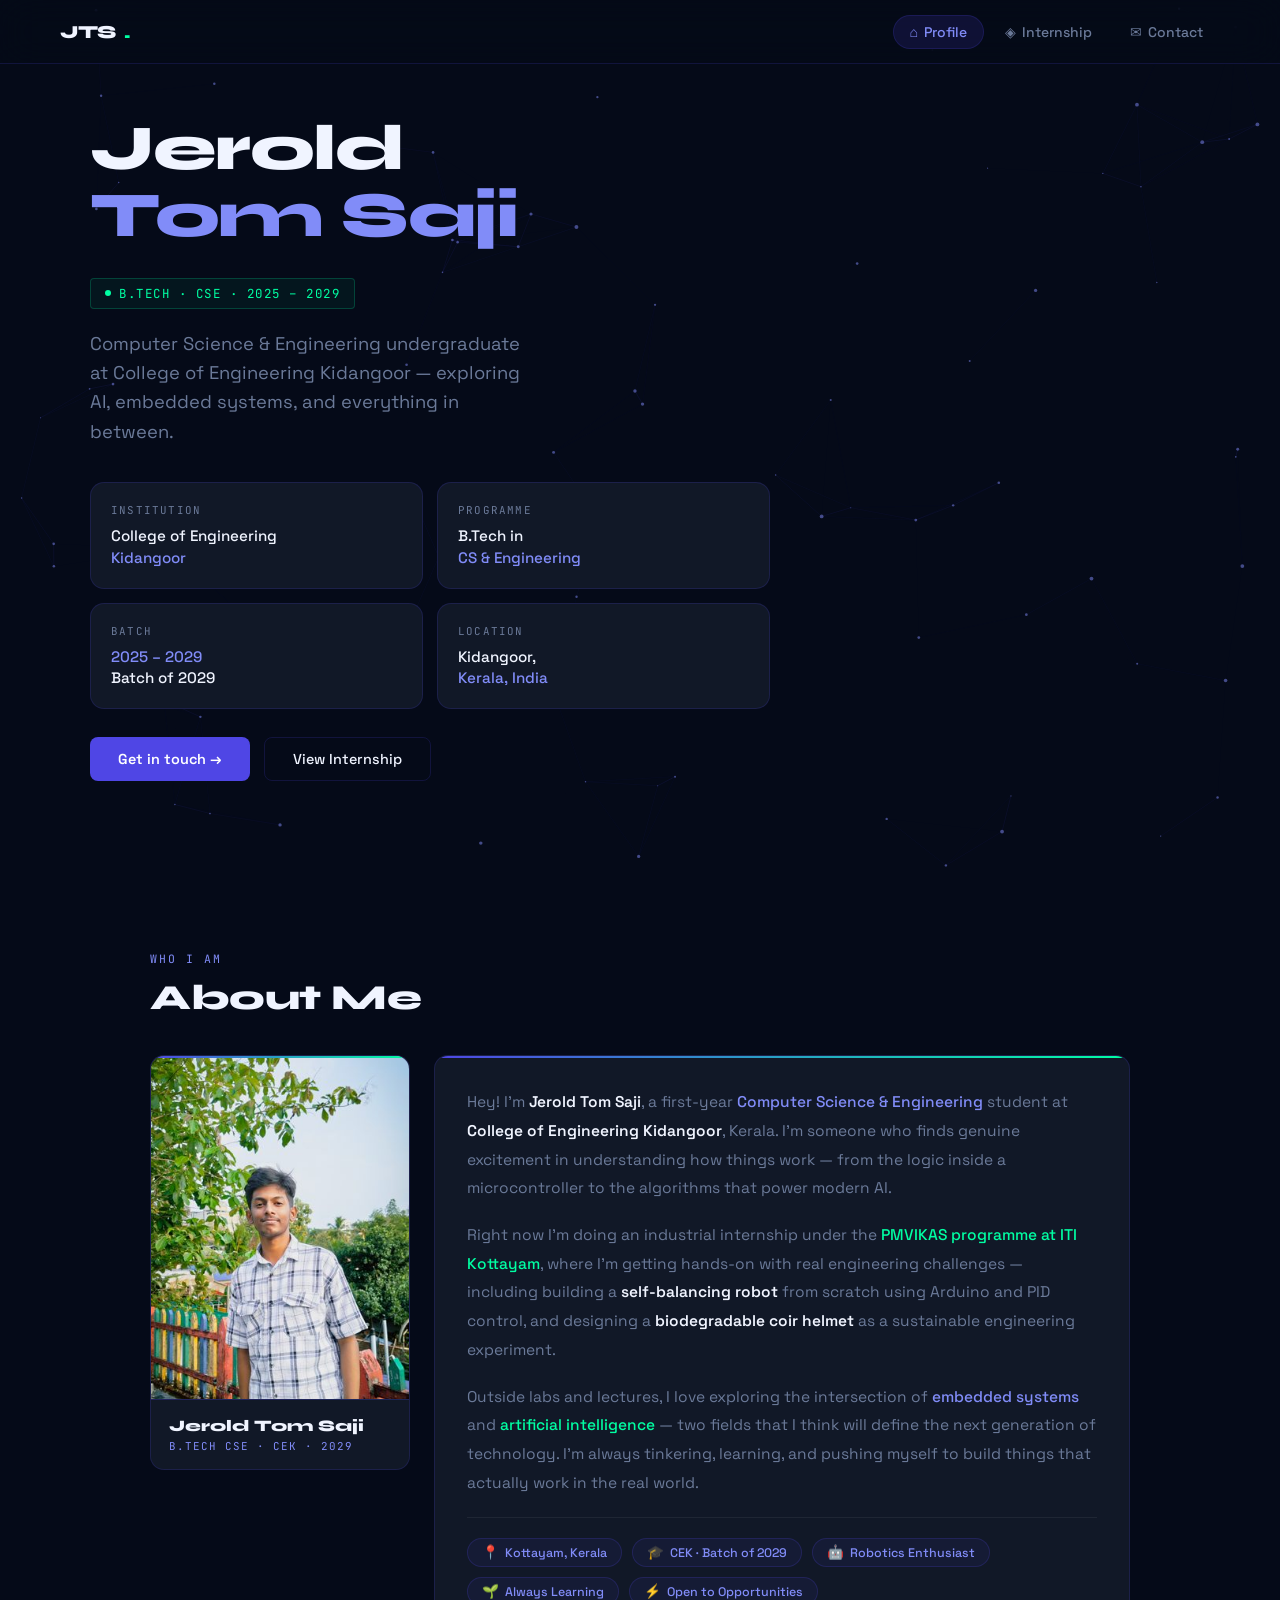
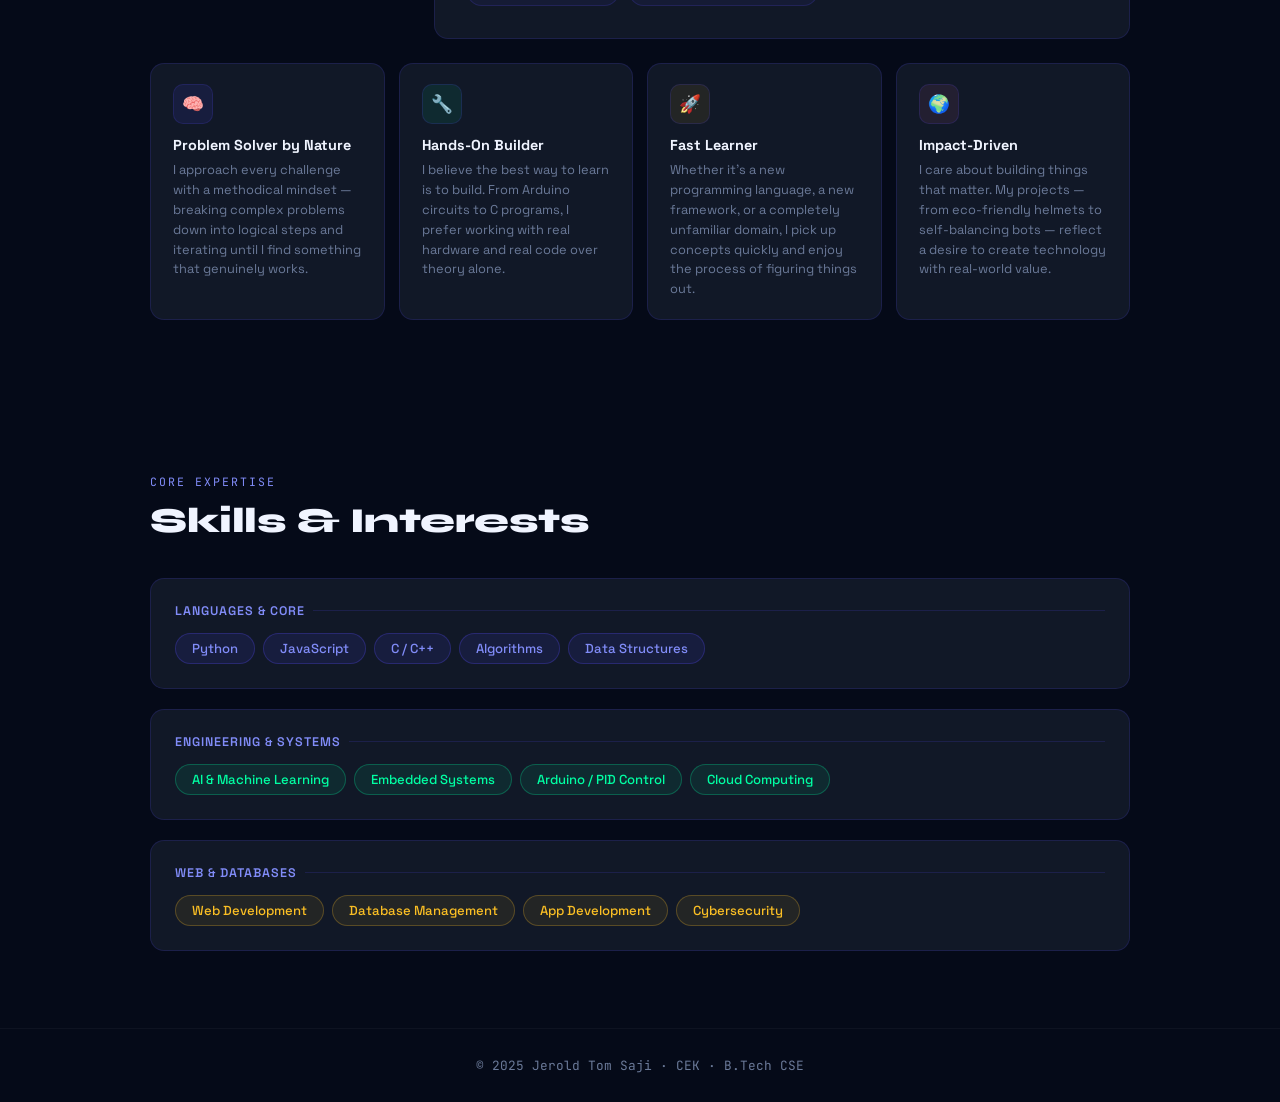
<file: Portfolio.html>
<!DOCTYPE html>
<html lang="en">

<head>
  <meta charset="UTF-8">
  <meta name="viewport" content="width=device-width, initial-scale=1.0">
  <title>Jerold Tom Saji — Portfolio</title>
  <link
    href="https://fonts.googleapis.com/css2?family=Space+Grotesk:wght@300;400;500;600;700&family=Syne:wght@700;800&family=JetBrains+Mono:wght@400;500&display=swap"
    rel="stylesheet">
  <link rel="stylesheet" href="style.css">
  <!-- Legacy inline CSS retained below for reference; active styles are loaded from style.css.
    /* ============================================================
   DESIGN TOKENS
   Palette: Deep navy #050A18, Ink #0D1530, Electric indigo #4F46E5,
            Phosphor green #00FFA3, Soft white #F0F4FF, Muted #6B7A99
   Type: Syne (display) · Space Grotesk (body) · JetBrains Mono (data)
   Signature: Kinetic particle constellation on the hero that reacts to mouse
============================================================ */
    *,
    *::before,
    *::after {
      margin: 0;
      padding: 0;
      box-sizing: border-box;
    }

    :root {
      --bg: #050A18;
      --ink: #0D1530;
      --surface: #111827;
      --border: rgba(79, 70, 229, .18);
      --border2: rgba(0, 255, 163, .12);
      --indigo: #4F46E5;
      --indigo-l: #818CF8;
      --green: #00FFA3;
      --green-d: #00C67E;
      --white: #F0F4FF;
      --muted: #6B7A99;
      --danger: #F87171;
      --warn: #FBBF24;
      --r: 14px;
      --r-sm: 8px;
    }

    html {
      scroll-behavior: smooth;
    }

    body {
      font-family: 'Space Grotesk', sans-serif;
      background: var(--bg);
      color: var(--white);
      min-height: 100vh;
      overflow-x: hidden;
    }

    /* ── CANVAS BACKGROUND ── */
    #bg-canvas {
      position: fixed;
      inset: 0;
      z-index: 0;
      pointer-events: none;
    }

    /* ── NAV ── */
    nav {
      position: fixed;
      top: 0;
      left: 0;
      right: 0;
      z-index: 900;
      padding: 0 clamp(20px, 5vw, 60px);
      height: 64px;
      display: flex;
      align-items: center;
      justify-content: space-between;
      background: rgba(5, 10, 24, .7);
      backdrop-filter: blur(20px);
      border-bottom: 1px solid var(--border);
    }

    .nav-logo {
      font-family: 'Syne', sans-serif;
      font-size: 1.15rem;
      font-weight: 800;
      letter-spacing: -.5px;
      color: var(--white);
      display: flex;
      align-items: center;
      gap: 8px;
    }

    .nav-logo span {
      color: var(--green);
    }

    .nav-tabs {
      display: flex;
      gap: 4px;
      list-style: none;
    }

    .nav-tabs li a {
      display: flex;
      align-items: center;
      gap: 6px;
      padding: 7px 16px;
      border-radius: 30px;
      text-decoration: none;
      font-size: .875rem;
      font-weight: 500;
      color: var(--muted);
      transition: all .25s;
      border: 1px solid transparent;
    }

    .nav-tabs li a:hover,
    .nav-tabs li a.active {
      color: var(--white);
      background: rgba(79, 70, 229, .15);
      border-color: var(--border);
    }

    .nav-tabs li a.active {
      color: var(--indigo-l);
    }

    /* ── PAGES ── */
    .page {
      display: none;
      padding-top: 64px;
      min-height: 100vh;
      position: relative;
      z-index: 1;
    }

    .page.active {
      display: block;
    }

    /* ── HERO ── */
    .hero {
      min-height: calc(100vh - 64px);
      display: flex;
      align-items: flex-start;
      justify-content: center;
      padding: clamp(20px, 4vw, 52px) clamp(20px, 5vw, 60px) clamp(40px, 8vw, 80px);
      position: relative;
    }

    .hero-inner {
      max-width: 1100px;
      width: 100%;
      display: grid;
      grid-template-columns: 1fr 1fr;
      gap: 60px;
      align-items: center;
    }

    /* left col */

    .hero-eyebrow {
      display: inline-flex;
      align-items: center;
      gap: 8px;
      font-family: 'JetBrains Mono', monospace;
      font-size: .78rem;
      color: var(--green);
      letter-spacing: 1.5px;
      text-transform: uppercase;
      margin-top: 16px;
      margin-bottom: 20px;
      padding: 6px 14px;
      border: 1px solid rgba(0, 255, 163, .2);
      border-radius: 4px;
      background: rgba(0, 255, 163, .05);
    }

    .hero-eyebrow .dot {
      width: 6px;
      height: 6px;
      background: var(--green);
      border-radius: 50%;
      animation: blink 2s ease infinite;
    }

    @keyframes blink {

      0%,
      100% {
        opacity: 1;
      }

      50% {
        opacity: .2;
      }
    }

    .hero-name {
      font-family: 'Syne', sans-serif;
      font-size: clamp(2.4rem, 5vw, 4.2rem);
      font-weight: 800;
      line-height: 1.05;
      letter-spacing: -1.5px;
      color: var(--white);
      margin-bottom: 12px;
    }

    .hero-name .accent {
      color: var(--indigo-l);
    }

    .hero-role {
      font-size: clamp(.95rem, 2vw, 1.15rem);
      color: var(--muted);
      line-height: 1.6;
      margin-bottom: 36px;
      max-width: 440px;
    }

    .hero-cta {
      display: flex;
      gap: 14px;
      flex-wrap: wrap;
    }

    .btn-primary {
      display: inline-flex;
      align-items: center;
      gap: 8px;
      padding: 13px 28px;
      background: var(--indigo);
      color: #fff;
      border: none;
      border-radius: 8px;
      font-size: .9rem;
      font-weight: 600;
      cursor: pointer;
      transition: all .25s;
      text-decoration: none;
      font-family: inherit;
    }

    .btn-primary:hover {
      background: #4338CA;
      transform: translateY(-2px);
      box-shadow: 0 12px 30px rgba(79, 70, 229, .4);
    }

    .btn-ghost {
      display: inline-flex;
      align-items: center;
      gap: 8px;
      padding: 12px 28px;
      background: transparent;
      color: var(--white);
      border: 1px solid var(--border);
      border-radius: 8px;
      font-size: .9rem;
      font-weight: 500;
      cursor: pointer;
      transition: all .25s;
      text-decoration: none;
      font-family: inherit;
    }

    .btn-ghost:hover {
      border-color: var(--indigo-l);
      color: var(--indigo-l);
      transform: translateY(-2px);
    }

    /* right col: stat cards */
    .hero-right {
      display: flex;
      flex-direction: column;
      gap: 16px;
    }

    .info-grid {
      display: grid;
      grid-template-columns: 1fr 1fr;
      gap: 14px;
    }

    .icard {
      background: var(--surface);
      border: 1px solid var(--border);
      border-radius: var(--r);
      padding: 20px;
      position: relative;
      overflow: hidden;
      transition: border-color .3s, transform .3s;
    }

    .icard:hover {
      border-color: rgba(79, 70, 229, .4);
      transform: translateY(-3px);
    }

    .icard::after {
      content: '';
      position: absolute;
      top: 0;
      left: 0;
      right: 0;
      height: 1px;
      background: linear-gradient(90deg, transparent, var(--indigo), transparent);
      opacity: 0;
      transition: opacity .3s;
    }

    .icard:hover::after {
      opacity: 1;
    }

    .icard-label {
      font-family: 'JetBrains Mono', monospace;
      font-size: .68rem;
      color: var(--muted);
      text-transform: uppercase;
      letter-spacing: 1.2px;
      margin-bottom: 8px;
    }

    .icard-value {
      font-size: .95rem;
      color: var(--white);
      font-weight: 500;
      line-height: 1.4;
    }

    .icard-value em {
      color: var(--indigo-l);
      font-style: normal;
    }

    /* status bar */
    .status-bar {
      display: flex;
      align-items: center;
      gap: 12px;
      background: var(--surface);
      border: 1px solid rgba(0, 255, 163, .15);
      border-radius: var(--r);
      padding: 16px 20px;
    }

    .status-bar .s-dot {
      width: 8px;
      height: 8px;
      background: var(--green);
      border-radius: 50%;
      animation: blink 2s ease infinite;
      flex-shrink: 0;
    }

    .status-bar .s-text {
      font-size: .85rem;
      color: var(--green);
      font-weight: 500;
    }

    .status-bar .s-detail {
      margin-left: auto;
      font-family: 'JetBrains Mono', monospace;
      font-size: .72rem;
      color: var(--muted);
    }

    /* ── SKILLS SECTION ── */
    .skills-wrap {
      max-width: 1100px;
      margin: 0 auto;
      padding: clamp(40px, 6vw, 80px) clamp(20px, 5vw, 60px);
    }

    .section-header {
      margin-bottom: 36px;
    }

    .section-eyebrow {
      font-family: 'JetBrains Mono', monospace;
      font-size: .72rem;
      color: var(--indigo-l);
      text-transform: uppercase;
      letter-spacing: 2px;
      margin-bottom: 10px;
    }

    .section-title {
      font-family: 'Syne', sans-serif;
      font-size: clamp(1.6rem, 3vw, 2.2rem);
      font-weight: 800;
      letter-spacing: -.5px;
      color: var(--white);
    }

    .skills-clusters {
      display: flex;
      flex-direction: column;
      gap: 20px;
    }

    .skill-cluster {
      background: var(--surface);
      border: 1px solid var(--border);
      border-radius: var(--r);
      padding: 24px;
    }

    .cluster-name {
      font-size: .78rem;
      font-weight: 600;
      color: var(--indigo-l);
      text-transform: uppercase;
      letter-spacing: 1px;
      margin-bottom: 14px;
      display: flex;
      align-items: center;
      gap: 8px;
    }

    .cluster-name::after {
      content: '';
      flex: 1;
      height: 1px;
      background: var(--border);
    }

    .tags {
      display: flex;
      flex-wrap: wrap;
      gap: 8px;
    }

    .tag {
      padding: 6px 16px;
      border-radius: 100px;
      font-size: .82rem;
      font-weight: 500;
      border: 1px solid;
      transition: all .2s;
      cursor: default;
    }

    .tag:hover {
      transform: translateY(-2px);
    }

    .tag-blue {
      background: rgba(79, 70, 229, .12);
      border-color: rgba(79, 70, 229, .3);
      color: var(--indigo-l);
    }

    .tag-green {
      background: rgba(0, 255, 163, .08);
      border-color: rgba(0, 255, 163, .25);
      color: var(--green);
    }

    .tag-warm {
      background: rgba(251, 191, 36, .08);
      border-color: rgba(251, 191, 36, .25);
      color: var(--warn);
    }

    /* ── PAGE 2 — INTERNSHIP ── */
    .p2-wrap {
      max-width: 1100px;
      margin: 0 auto;
      padding: clamp(40px, 6vw, 80px) clamp(20px, 5vw, 60px);
    }

    /* intern hero strip */
    .intern-hero {
      display: grid;
      grid-template-columns: 1fr auto;
      align-items: start;
      gap: 30px;
      background: var(--surface);
      border: 1px solid var(--border);
      border-radius: var(--r);
      padding: 36px;
      margin-bottom: 28px;
      position: relative;
      overflow: hidden;
    }

    .intern-hero::before {
      content: '';
      position: absolute;
      left: 0;
      top: 0;
      bottom: 0;
      width: 3px;
      background: linear-gradient(180deg, var(--indigo), var(--green));
    }

    .intern-program {
      font-family: 'JetBrains Mono', monospace;
      font-size: .72rem;
      color: var(--warn);
      text-transform: uppercase;
      letter-spacing: 2px;
      margin-bottom: 8px;
    }

    .intern-title {
      font-family: 'Syne', sans-serif;
      font-size: clamp(1.4rem, 3vw, 2rem);
      font-weight: 800;
      color: var(--white);
      margin-bottom: 6px;
    }

    .intern-sub {
      color: var(--muted);
      font-size: .9rem;
    }

    .intern-badge-live {
      display: inline-flex;
      align-items: center;
      gap: 8px;
      padding: 8px 18px;
      background: rgba(0, 255, 163, .08);
      border: 1px solid rgba(0, 255, 163, .2);
      border-radius: 100px;
      color: var(--green);
      font-size: .82rem;
      font-weight: 600;
      white-space: nowrap;
    }

    .intern-meta {
      display: grid;
      grid-template-columns: repeat(auto-fit, minmax(160px, 1fr));
      gap: 14px;
      margin-bottom: 28px;
    }

    .meta-card {
      background: var(--surface);
      border: 1px solid var(--border);
      border-radius: var(--r-sm);
      padding: 18px;
      text-align: center;
    }

    .meta-label {
      font-family: 'JetBrains Mono', monospace;
      font-size: .65rem;
      color: var(--muted);
      text-transform: uppercase;
      letter-spacing: 1.5px;
      margin-bottom: 8px;
    }

    .meta-value {
      font-size: .95rem;
      font-weight: 600;
      color: var(--white);
    }

    /* stats row */
    .stats-row {
      display: grid;
      grid-template-columns: repeat(4, 1fr);
      gap: 14px;
      margin-bottom: 28px;
    }

    .stat-box {
      background: var(--surface);
      border: 1px solid var(--border);
      border-radius: var(--r);
      padding: 24px 20px;
      text-align: center;
    }

    .stat-num {
      font-family: 'Syne', sans-serif;
      font-size: 2.2rem;
      font-weight: 800;
      background: linear-gradient(135deg, var(--indigo-l), var(--green));
      -webkit-background-clip: text;
      -webkit-text-fill-color: transparent;
      background-clip: text;
    }

    .stat-lbl {
      font-size: .75rem;
      color: var(--muted);
      margin-top: 4px;
      text-transform: uppercase;
      letter-spacing: .8px;
    }

    /* activity + project panels */
    .panel {
      background: var(--surface);
      border: 1px solid var(--border);
      border-radius: var(--r);
      padding: 28px;
      margin-bottom: 24px;
    }

    .panel-header {
      display: flex;
      align-items: center;
      justify-content: space-between;
      margin-bottom: 22px;
      flex-wrap: wrap;
      gap: 12px;
    }

    .panel-title {
      font-family: 'Syne', sans-serif;
      font-size: 1.05rem;
      font-weight: 700;
      color: var(--white);
      display: flex;
      align-items: center;
      gap: 10px;
    }

    .panel-title .ico {
      width: 32px;
      height: 32px;
      display: flex;
      align-items: center;
      justify-content: center;
      background: rgba(79, 70, 229, .15);
      border: 1px solid var(--border);
      border-radius: 8px;
      font-size: .95rem;
    }

    /* filter pills */
    .filter-pills {
      display: flex;
      gap: 6px;
      flex-wrap: wrap;
      margin-bottom: 18px;
    }

    .fpill {
      padding: 5px 14px;
      border-radius: 100px;
      font-size: .78rem;
      font-weight: 500;
      background: transparent;
      border: 1px solid var(--border);
      color: var(--muted);
      cursor: pointer;
      transition: all .2s;
      font-family: inherit;
    }

    .fpill:hover,
    .fpill.active {
      background: rgba(79, 70, 229, .15);
      border-color: rgba(79, 70, 229, .4);
      color: var(--indigo-l);
    }

    /* activity list */
    .activity-feed {
      display: flex;
      flex-direction: column;
      gap: 10px;
      max-height: 420px;
      overflow-y: auto;
      padding-right: 4px;
    }

    .activity-feed::-webkit-scrollbar {
      width: 4px;
    }

    .activity-feed::-webkit-scrollbar-thumb {
      background: var(--border);
      border-radius: 4px;
    }

    .act-item {
      display: grid;
      grid-template-columns: auto 1fr auto;
      gap: 14px;
      align-items: start;
      padding: 16px;
      background: rgba(255, 255, 255, .02);
      border: 1px solid rgba(255, 255, 255, .05);
      border-radius: var(--r-sm);
      transition: all .2s;
      animation: fadeUp .3s ease;
    }

    @keyframes fadeUp {
      from {
        opacity: 0;
        transform: translateY(8px);
      }

      to {
        opacity: 1;
        transform: none;
      }
    }

    .act-item:hover {
      border-color: var(--border);
      background: rgba(79, 70, 229, .05);
    }

    .act-dot {
      width: 8px;
      height: 8px;
      border-radius: 50%;
      margin-top: 6px;
      flex-shrink: 0;
    }

    .dot-daily {
      background: var(--indigo-l);
    }

    .dot-project {
      background: #A78BFA;
    }

    .dot-learning {
      background: var(--green);
    }

    .dot-meeting {
      background: var(--warn);
    }

    .dot-milestone {
      background: #F472B6;
    }

    .act-date {
      font-family: 'JetBrains Mono', monospace;
      font-size: .68rem;
      color: var(--muted);
      margin-bottom: 4px;
    }

    .act-title {
      font-size: .9rem;
      font-weight: 600;
      color: var(--white);
      margin-bottom: 4px;
    }

    .act-desc {
      font-size: .82rem;
      color: var(--muted);
      line-height: 1.5;
    }

    .act-chip {
      align-self: start;
      padding: 3px 10px;
      border-radius: 100px;
      font-size: .68rem;
      font-weight: 600;
      white-space: nowrap;
    }

    .chip-daily {
      background: rgba(129, 140, 248, .12);
      color: var(--indigo-l);
    }

    .chip-project {
      background: rgba(167, 139, 250, .12);
      color: #A78BFA;
    }

    .chip-learning {
      background: rgba(0, 255, 163, .1);
      color: var(--green);
    }

    .chip-meeting {
      background: rgba(251, 191, 36, .1);
      color: var(--warn);
    }

    .chip-milestone {
      background: rgba(244, 114, 182, .1);
      color: #F472B6;
    }

    /* projects grid */
    .proj-grid {
      display: grid;
      grid-template-columns: repeat(auto-fill, minmax(280px, 1fr));
      gap: 14px;
    }

    .proj-card {
      background: rgba(255, 255, 255, .02);
      border: 1px solid rgba(255, 255, 255, .07);
      border-radius: var(--r);
      padding: 20px;
      transition: all .2s;
      animation: fadeUp .3s ease;
    }

    .proj-card:hover {
      border-color: rgba(79, 70, 229, .35);
      background: rgba(79, 70, 229, .05);
      transform: translateY(-3px);
    }

    .proj-name {
      font-size: 1rem;
      font-weight: 700;
      color: var(--white);
      margin-bottom: 6px;
    }

    .proj-desc {
      font-size: .82rem;
      color: var(--muted);
      line-height: 1.5;
      margin-bottom: 10px;
    }

    .proj-tech {
      font-family: 'JetBrains Mono', monospace;
      font-size: .72rem;
      color: var(--indigo-l);
      margin-bottom: 14px;
    }

    .proj-footer {
      display: flex;
      justify-content: space-between;
      align-items: center;
    }

    .pstatus {
      padding: 3px 12px;
      border-radius: 100px;
      font-size: .72rem;
      font-weight: 600;
    }

    .ps-ongoing {
      background: rgba(0, 255, 163, .1);
      color: var(--green);
    }

    .ps-completed {
      background: rgba(129, 140, 248, .12);
      color: var(--indigo-l);
    }

    .ps-planning {
      background: rgba(251, 191, 36, .1);
      color: var(--warn);
    }

    .ps-paused {
      background: rgba(248, 113, 113, .1);
      color: var(--danger);
    }

    .proj-date {
      font-size: .72rem;
      color: var(--muted);
      font-family: 'JetBrains Mono', monospace;
    }

    /* empty state */
    .empty {
      text-align: center;
      padding: 50px 20px;
      color: var(--muted);
    }

    .empty-ico {
      font-size: 2.5rem;
      margin-bottom: 12px;
      opacity: .5;
    }

    /* ── PAGE 3 — CONTACT ── */
    .p3-wrap {
      max-width: 680px;
      margin: 0 auto;
      padding: clamp(60px, 8vw, 100px) clamp(20px, 5vw, 40px);
    }

    .contact-header {
      text-align: center;
      margin-bottom: 50px;
    }

    .contact-header h2 {
      font-family: 'Syne', sans-serif;
      font-size: clamp(2rem, 5vw, 3rem);
      font-weight: 800;
      color: var(--white);
      margin-bottom: 10px;
      letter-spacing: -.5px;
    }

    .contact-header p {
      color: var(--muted);
      font-size: 1rem;
    }

    .contact-stack {
      display: flex;
      flex-direction: column;
      gap: 16px;
    }

    .clink {
      display: flex;
      align-items: center;
      gap: 20px;
      padding: 26px;
      background: var(--surface);
      border: 1px solid var(--border);
      border-radius: var(--r);
      text-decoration: none;
      transition: all .3s;
      position: relative;
      overflow: hidden;
    }

    .clink::before {
      content: '';
      position: absolute;
      left: 0;
      top: 0;
      bottom: 0;
      width: 2px;
      background: linear-gradient(180deg, var(--indigo), var(--green));
      transform: scaleY(0);
      transition: transform .3s;
    }

    .clink:hover::before {
      transform: scaleY(1);
    }

    .clink:hover {
      border-color: var(--border2);
      transform: translateX(6px);
    }

    .clink-ico {
      width: 52px;
      height: 52px;
      border-radius: 12px;
      display: flex;
      align-items: center;
      justify-content: center;
      font-size: 1.5rem;
      flex-shrink: 0;
      border: 1px solid var(--border);
      background: rgba(79, 70, 229, .1);
    }

    .clink-body {
      flex: 1;
    }

    .clink-type {
      font-family: 'JetBrains Mono', monospace;
      font-size: .66rem;
      color: var(--muted);
      text-transform: uppercase;
      letter-spacing: 1.5px;
      margin-bottom: 4px;
    }

    .clink-val {
      font-size: 1rem;
      font-weight: 600;
      color: var(--white);
    }

    .clink-hint {
      font-size: .8rem;
      color: var(--muted);
      margin-top: 3px;
    }

    .clink-arr {
      color: var(--muted);
      font-size: 1.2rem;
      transition: transform .3s;
    }

    .clink:hover .clink-arr {
      transform: translateX(4px);
      color: var(--indigo-l);
    }

    /* footer */
    footer {
      text-align: center;
      padding: 28px 20px;
      color: var(--muted);
      font-size: .8rem;
      border-top: 1px solid rgba(255, 255, 255, .04);
      font-family: 'JetBrains Mono', monospace;
    }

    /* ── MODALS ── */
    .modal-bg {
      display: none;
      position: fixed;
      inset: 0;
      background: rgba(0, 0, 0, .7);
      backdrop-filter: blur(6px);
      z-index: 1000;
      align-items: center;
      justify-content: center;
      padding: 20px;
    }

    .modal-bg.open {
      display: flex;
    }

    .modal-box {
      background: #111827;
      border: 1px solid var(--border);
      border-radius: var(--r);
      padding: 32px;
      width: 100%;
      max-width: 520px;
      position: relative;
    }

    .modal-box h3 {
      font-family: 'Syne', sans-serif;
      font-size: 1.1rem;
      color: var(--white);
      margin-bottom: 24px;
    }

    .close-x {
      position: absolute;
      top: 16px;
      right: 18px;
      background: none;
      border: none;
      color: var(--muted);
      font-size: 1.3rem;
      cursor: pointer;
      transition: color .2s;
    }

    .close-x:hover {
      color: var(--danger);
    }

    .fgrp {
      margin-bottom: 18px;
    }

    .fgrp label {
      display: block;
      font-size: .78rem;
      color: var(--muted);
      margin-bottom: 7px;
      text-transform: uppercase;
      letter-spacing: .5px;
    }

    .fgrp input,
    .fgrp textarea,
    .fgrp select {
      width: 100%;
      background: rgba(255, 255, 255, .04);
      border: 1px solid var(--border);
      border-radius: var(--r-sm);
      padding: 11px 14px;
      color: var(--white);
      font-size: .9rem;
      font-family: inherit;
      transition: border-color .2s;
      resize: vertical;
    }

    .fgrp input:focus,
    .fgrp textarea:focus,
    .fgrp select:focus {
      outline: none;
      border-color: var(--indigo);
    }

    .fgrp textarea {
      min-height: 90px;
    }

    .fgrp select option {
      background: #111827;
    }

    .factions {
      display: flex;
      gap: 10px;
      justify-content: flex-end;
      margin-top: 20px;
    }

    /* ── RESPONSIVE ── */
    @media(max-width: 820px) {
      .hero-inner {
        grid-template-columns: 1fr;
      }

      .hero-right {
        order: -1;
      }

      .info-grid {
        grid-template-columns: 1fr 1fr;
      }

      .stats-row {
        grid-template-columns: repeat(2, 1fr);
      }

      .intern-hero {
        grid-template-columns: 1fr;
      }
    }

    @media(max-width: 540px) {
      .nav-tabs li a span.label {
        display: none;
      }

      .info-grid {
        grid-template-columns: 1fr;
      }

      .clink {
        flex-direction: column;
        text-align: center;
      }

      .clink-arr {
        display: none;
      }
    }

    /* ── SCROLL REVEAL ── */
    .reveal {
      opacity: 0;
      transform: translateY(24px);
      transition: opacity .6s ease, transform .6s ease;
    }

    .reveal.visible {
      opacity: 1;
      transform: none;
    }

    /* ── TOOLTIP on skill tags ── */
    .tag {
      position: relative;
    }

    /* ── ABOUT ME SECTION ── */
    .about-wrap {
      max-width: 1100px;
      margin: 0 auto;
      padding: clamp(20px, 4vw, 60px) clamp(20px, 5vw, 60px) clamp(40px, 6vw, 80px);
    }

    /* top row: photo card + bio side by side */
    .about-top {
      display: grid;
      grid-template-columns: 260px 1fr;
      gap: 24px;
      align-items: start;
      margin-bottom: 24px;
    }

    /* photo card */
    .about-photo-card {
      background: var(--surface);
      border: 1px solid var(--border);
      border-radius: var(--r);
      overflow: hidden;
      position: relative;
    }

    .about-photo-card::before {
      content: '';
      position: absolute;
      top: 0; left: 0; right: 0;
      height: 2px;
      background: linear-gradient(90deg, var(--indigo), var(--green));
      z-index: 1;
    }

    .photo-slot {
      width: 100%;
      aspect-ratio: 3/4;
      background: linear-gradient(135deg, rgba(79,70,229,.12), rgba(0,255,163,.06));
      display: flex;
      flex-direction: column;
      align-items: center;
      justify-content: center;
      gap: 12px;
      border-bottom: 1px solid var(--border);
      position: relative;
      overflow: hidden;
    }

    .photo-slot img {
      width: 100%;
      height: 100%;
      object-fit: cover;
      display: block;
    }

    .photo-slot-placeholder {
      display: flex;
      flex-direction: column;
      align-items: center;
      justify-content: center;
      gap: 10px;
      width: 100%;
      height: 100%;
      position: absolute;
      inset: 0;
    }

    .photo-slot-placeholder .ph-icon {
      width: 64px; height: 64px;
      border-radius: 50%;
      background: rgba(79,70,229,.15);
      border: 2px dashed rgba(79,70,229,.35);
      display: flex; align-items: center; justify-content: center;
      font-size: 1.8rem;
    }

    .photo-slot-placeholder .ph-label {
      font-family: 'JetBrains Mono', monospace;
      font-size: .68rem;
      color: var(--muted);
      text-transform: uppercase;
      letter-spacing: 1.5px;
      text-align: center;
      padding: 0 16px;
    }

    .about-photo-meta {
      padding: 16px 18px;
    }

    .about-photo-name {
      font-family: 'Syne', sans-serif;
      font-size: 1rem;
      font-weight: 800;
      color: var(--white);
      margin-bottom: 4px;
    }

    .about-photo-role {
      font-family: 'JetBrains Mono', monospace;
      font-size: .68rem;
      color: var(--indigo-l);
      text-transform: uppercase;
      letter-spacing: 1px;
    }

    /* bio block — right side */
    .about-bio {
      background: var(--surface);
      border: 1px solid var(--border);
      border-radius: var(--r);
      padding: 32px;
      position: relative;
      overflow: hidden;
      height: 100%;
    }

    .about-bio::before {
      content: '';
      position: absolute;
      top: 0; left: 0; right: 0;
      height: 2px;
      background: linear-gradient(90deg, var(--indigo), var(--green));
    }

    .about-bio-text {
      font-size: .97rem;
      color: var(--muted);
      line-height: 1.85;
      margin-bottom: 18px;
    }

    .about-bio-text:last-of-type { margin-bottom: 0; }

    .about-bio-text strong {
      color: var(--white);
      font-weight: 600;
    }

    .about-bio-text .highlight {
      color: var(--indigo-l);
      font-weight: 500;
    }

    .about-bio-text .highlight-green {
      color: var(--green);
      font-weight: 500;
    }

    /* fun-facts inline strip */
    .about-funfacts {
      display: flex;
      gap: 10px;
      flex-wrap: wrap;
      margin-top: 20px;
      padding-top: 20px;
      border-top: 1px solid rgba(255,255,255,.06);
    }

    .funfact {
      display: inline-flex;
      align-items: center;
      gap: 6px;
      padding: 5px 14px;
      border-radius: 100px;
      background: rgba(79, 70, 229, .08);
      border: 1px solid rgba(79, 70, 229, .2);
      font-size: .78rem;
      color: var(--indigo-l);
      font-weight: 500;
    }

    .funfact span { font-size: .85rem; }

    /* traits row — full width below */
    .about-traits {
      display: grid;
      grid-template-columns: repeat(4, 1fr);
      gap: 14px;
    }

    .trait-card {
      background: var(--surface);
      border: 1px solid var(--border);
      border-radius: var(--r);
      padding: 20px 22px;
      display: flex;
      flex-direction: column;
      gap: 12px;
      transition: border-color .25s, transform .25s;
    }

    .trait-card:hover {
      border-color: rgba(79, 70, 229, .4);
      transform: translateY(-4px);
    }

    .trait-ico {
      width: 40px;
      height: 40px;
      border-radius: 10px;
      display: flex;
      align-items: center;
      justify-content: center;
      font-size: 1.1rem;
      border: 1px solid var(--border);
    }

    .trait-ico-indigo { background: rgba(79, 70, 229, .12); }
    .trait-ico-green  { background: rgba(0, 255, 163, .08); }
    .trait-ico-warn   { background: rgba(251, 191, 36, .08); }
    .trait-ico-pink   { background: rgba(244, 114, 182, .08); }

    .trait-title {
      font-size: .9rem;
      font-weight: 700;
      color: var(--white);
      margin-bottom: 6px;
    }

    .trait-desc {
      font-size: .8rem;
      color: var(--muted);
      line-height: 1.55;
    }

    @media(max-width: 900px) {
      .about-top { grid-template-columns: 1fr; }
      .about-traits { grid-template-columns: repeat(2, 1fr); }
      .about-photo-card { max-width: 260px; }
    }

    @media(max-width: 540px) {
      .about-traits { grid-template-columns: 1fr; }
    }

    /* ── BACK BUTTON ── */
    .intern-back-btn {
      display: inline-flex;
      align-items: center;
      gap: 8px;
      padding: 9px 20px;
      margin-bottom: 22px;
      background: rgba(79,70,229,.1);
      border: 1px solid rgba(79,70,229,.25);
      border-radius: 8px;
      color: var(--indigo-l);
      font-size: .88rem;
      font-weight: 600;
      font-family: inherit;
      cursor: pointer;
      transition: all .2s;
    }
    .intern-back-btn:hover {
      background: rgba(79,70,229,.2);
      border-color: var(--indigo-l);
      transform: translateX(-3px);
    }
    .intern-back-btn span { font-size: 1rem; }

    /* ── INTERNSHIP TABS ── */
    .intern-tabs-row {
      display: flex;
      gap: 14px;
      flex-wrap: wrap;
      margin-bottom: 28px;
    }

    .intern-tab {
      background: var(--surface);
      border: 1px solid var(--border);
      border-radius: var(--r);
      padding: 18px 22px;
      text-align: left;
      cursor: pointer;
      transition: all .25s;
      min-width: 180px;
      font-family: inherit;
      position: relative;
      overflow: hidden;
    }

    .intern-tab::after {
      content: '';
      position: absolute;
      bottom: 0;
      left: 0;
      right: 0;
      height: 2px;
      background: linear-gradient(90deg, var(--indigo), var(--green));
      transform: scaleX(0);
      transform-origin: left;
      transition: transform .3s;
    }

    .intern-tab:hover {
      border-color: rgba(79, 70, 229, .35);
    }

    .intern-tab:hover::after {
      transform: scaleX(1);
    }

    .intern-tab.selected {
      border-color: rgba(79, 70, 229, .5);
      background: rgba(79, 70, 229, .08);
    }

    .intern-tab.selected::after {
      transform: scaleX(1);
    }

    .itab-top {
      display: flex;
      align-items: center;
      gap: 10px;
      margin-bottom: 5px;
    }

    .itab-name {
      font-family: 'Syne', sans-serif;
      font-size: 1rem;
      font-weight: 800;
      color: var(--white);
    }

    .itab-badge {
      display: inline-flex;
      align-items: center;
      gap: 5px;
      padding: 2px 10px;
      border-radius: 100px;
      font-size: .68rem;
      font-weight: 600;
    }

    .active-badge {
      background: rgba(0, 255, 163, .1);
      color: var(--green);
      border: 1px solid rgba(0, 255, 163, .2);
    }

    .itab-sub {
      font-size: .78rem;
      color: var(--muted);
      margin-bottom: 4px;
    }

    .itab-year {
      font-family: 'JetBrains Mono', monospace;
      font-size: .7rem;
      color: var(--indigo-l);
    }

    /* intern content panel — animated reveal */
    .intern-content {
      animation: fadeUp .35s ease;
    }

    /* placeholder */
    .intern-placeholder {
      text-align: center;
      padding: 70px 20px;
      color: var(--muted);
      font-size: .95rem;
      border: 1px dashed rgba(255, 255, 255, .08);
      border-radius: var(--r);
    }

    .intern-placeholder .empty-ico {
      font-size: 2.5rem;
      margin-bottom: 14px;
      opacity: .3;
      display: block;
    }
  -->
</head>

<body>

  <canvas id="bg-canvas" aria-hidden="true"></canvas>

  <!-- ── NAV ── -->
  <nav>
    <div class="nav-logo">JTS<span>.</span></div>
    <ul class="nav-tabs">
      <li><a href="#p1" class="active" data-page="p1" onclick="showPage('p1', this); return false;">⌂ <span class="label">Profile</span></a></li>
      <li><a href="#p2" data-page="p2" onclick="showPage('p2', this); return false;">◈ <span class="label">Internship</span></a></li>
      <li><a href="#p3" data-page="p3" onclick="showPage('p3', this); return false;">✉ <span class="label">Contact</span></a></li>
    </ul>
  </nav>

  <!-- ═══════════════════ PAGE 1 — PROFILE ═══════════════════ -->
  <div id="p1" class="page active">

    <section class="hero">
      <div class="hero-inner">

        <!-- LEFT (full width) -->
        <div class="hero-left reveal" style="grid-column:1/-1; max-width:680px;">
          <h1 class="hero-name">Jerold<br><span class="accent">Tom Saji</span></h1>
          <div class="hero-eyebrow">
            <span class="dot"></span>
            B.Tech · CSE · 2025 – 2029
          </div>
          <p class="hero-role">Computer Science &amp; Engineering undergraduate at College of Engineering Kidangoor —
            exploring AI, embedded systems, and everything in between.</p>
          <!-- info cards below description -->
          <div class="info-grid" style="margin-bottom:28px;">
            <div class="icard">
              <div class="icard-label">Institution</div>
              <div class="icard-value">College of Engineering<br><em>Kidangoor</em></div>
            </div>
            <div class="icard">
              <div class="icard-label">Programme</div>
              <div class="icard-value">B.Tech in<br><em>CS &amp; Engineering</em></div>
            </div>
            <div class="icard">
              <div class="icard-label">Batch</div>
              <div class="icard-value"><em>2025 – 2029</em><br>Batch of 2029</div>
            </div>
            <div class="icard">
              <div class="icard-label">Location</div>
              <div class="icard-value">Kidangoor,<br><em>Kerala, India</em></div>
            </div>
          </div>
          <div class="hero-cta">
            <a href="#p3" class="btn-primary" onclick="showPage('p3'); return false;">Get in touch →</a>
            <a href="#p2" class="btn-ghost" onclick="showPage('p2'); return false;">View Internship</a>
          </div>
        </div>

      </div>
    </section>

    <!-- ABOUT ME -->
    <div class="about-wrap">
      <div class="section-header reveal">
        <div class="section-eyebrow">Who I am</div>
        <div class="section-title">About Me</div>
      </div>

      <!-- Top row: photo card + bio -->
      <div class="about-top">

        <!-- Photo card -->
        <div class="about-photo-card reveal">
          <div class="photo-slot">
            <!-- To add your photo: replace the placeholder div below with:
                 <img src="your-photo.jpg" alt="Jerold Tom Saji"> -->
            <img src="[data-uri]" alt="Jerold Tom Saji">
          </div>
          <div class="about-photo-meta">
            <div class="about-photo-name">Jerold Tom Saji</div>
            <div class="about-photo-role">B.Tech CSE · CEK · 2029</div>
          </div>
        </div>

        <!-- Bio -->
        <div class="about-bio reveal" style="transition-delay:.1s">
          <p class="about-bio-text">
            Hey! I'm <strong>Jerold Tom Saji</strong>, a first-year
            <span class="highlight">Computer Science &amp; Engineering</span> student at
            <strong>College of Engineering Kidangoor</strong>, Kerala. I'm someone who
            finds genuine excitement in understanding how things work — from the logic
            inside a microcontroller to the algorithms that power modern AI.
          </p>
          <p class="about-bio-text">
            Right now I'm doing an industrial internship under the
            <span class="highlight-green">PMVIKAS programme at ITI Kottayam</span>,
            where I'm getting hands-on with real engineering challenges — including
            building a <strong>self-balancing robot</strong> from scratch using Arduino
            and PID control, and designing a <strong>biodegradable coir helmet</strong>
            as a sustainable engineering experiment.
          </p>
          <p class="about-bio-text">
            Outside labs and lectures, I love exploring the intersection of
            <span class="highlight">embedded systems</span> and
            <span class="highlight-green">artificial intelligence</span> — two fields
            that I think will define the next generation of technology. I'm always
            tinkering, learning, and pushing myself to build things that actually work
            in the real world.
          </p>
          <div class="about-funfacts">
            <span class="funfact"><span>📍</span> Kottayam, Kerala</span>
            <span class="funfact"><span>🎓</span> CEK · Batch of 2029</span>
            <span class="funfact"><span>🤖</span> Robotics Enthusiast</span>
            <span class="funfact"><span>🌱</span> Always Learning</span>
            <span class="funfact"><span>⚡</span> Open to Opportunities</span>
          </div>
        </div>

      </div>

      <!-- Trait cards — full width below -->
      <div class="about-traits reveal" style="transition-delay:.18s">
        <div class="trait-card">
          <div class="trait-ico trait-ico-indigo">🧠</div>
          <div class="trait-body">
            <div class="trait-title">Problem Solver by Nature</div>
            <div class="trait-desc">I approach every challenge with a methodical mindset — breaking complex problems down into logical steps and iterating until I find something that genuinely works.</div>
          </div>
        </div>
        <div class="trait-card">
          <div class="trait-ico trait-ico-green">🔧</div>
          <div class="trait-body">
            <div class="trait-title">Hands-On Builder</div>
            <div class="trait-desc">I believe the best way to learn is to build. From Arduino circuits to C programs, I prefer working with real hardware and real code over theory alone.</div>
          </div>
        </div>
        <div class="trait-card">
          <div class="trait-ico trait-ico-warn">🚀</div>
          <div class="trait-body">
            <div class="trait-title">Fast Learner</div>
            <div class="trait-desc">Whether it's a new programming language, a new framework, or a completely unfamiliar domain, I pick up concepts quickly and enjoy the process of figuring things out.</div>
          </div>
        </div>
        <div class="trait-card">
          <div class="trait-ico trait-ico-pink">🌍</div>
          <div class="trait-body">
            <div class="trait-title">Impact-Driven</div>
            <div class="trait-desc">I care about building things that matter. My projects — from eco-friendly helmets to self-balancing bots — reflect a desire to create technology with real-world value.</div>
          </div>
        </div>
      </div>

    </div>

    <!-- SKILLS -->
    <div class="skills-wrap">
      <div class="section-header reveal">
        <div class="section-eyebrow">Core expertise</div>
        <div class="section-title">Skills &amp; Interests</div>
      </div>
      <div class="skills-clusters">
        <div class="skill-cluster reveal">
          <div class="cluster-name">Languages &amp; Core</div>
          <div class="tags">
            <span class="tag tag-blue">Python</span>
            <span class="tag tag-blue">JavaScript</span>
            <span class="tag tag-blue">C / C++</span>
            <span class="tag tag-blue">Algorithms</span>
            <span class="tag tag-blue">Data Structures</span>
          </div>
        </div>
        <div class="skill-cluster reveal" style="transition-delay:.1s">
          <div class="cluster-name">Engineering &amp; Systems</div>
          <div class="tags">
            <span class="tag tag-green">AI &amp; Machine Learning</span>
            <span class="tag tag-green">Embedded Systems</span>
            <span class="tag tag-green">Arduino / PID Control</span>
            <span class="tag tag-green">Cloud Computing</span>
          </div>
        </div>
        <div class="skill-cluster reveal" style="transition-delay:.2s">
          <div class="cluster-name">Web &amp; Databases</div>
          <div class="tags">
            <span class="tag tag-warm">Web Development</span>
            <span class="tag tag-warm">Database Management</span>
            <span class="tag tag-warm">App Development</span>
            <span class="tag tag-warm">Cybersecurity</span>
          </div>
        </div>
      </div>
    </div>

    <footer>© 2025 Jerold Tom Saji · CEK · B.Tech CSE</footer>
  </div>

  <!-- ═══════════════════ PAGE 2 — INTERNSHIP ═══════════════════ -->
  <div id="p2" class="page">
    <div class="p2-wrap">

      <!-- page heading -->
      <div class="section-header reveal" style="margin-bottom:28px">
        <div class="section-eyebrow">Experience</div>
        <div class="section-title">Internships</div>
      </div>

      <!-- internship tabs row -->
      <div class="intern-tabs-row reveal">
        <button type="button" class="intern-tab" id="tab-pmvikas" onclick="selectInternTab('pmvikas', this)">
          <div class="itab-top">
            <span class="itab-name">PM VIKAS</span>
            <span class="itab-badge active-badge">
              <span
                style="width:6px;height:6px;background:var(--green);border-radius:50%;display:inline-block;animation:blink 2s ease infinite"></span>
              Active
            </span>
          </div>
          <div class="itab-sub">IIIT Kottayam · Kerala</div>
          <div class="itab-year">2025 – 2026</div>
        </button>

        <!-- Future internship placeholder — duplicate this block when you add a new one -->
        <!-- 
      <button class="intern-tab" id="tab-xyz" onclick="selectInternTab('xyz', this)">
        <div class="itab-top">
          <span class="itab-name">Company Name</span>
        </div>
        <div class="itab-sub">Location</div>
        <div class="itab-year">Year</div>
      </button>
      -->
      </div>

      <!-- ── PMVIKAS CONTENT PANEL ── -->
      <div class="intern-content" id="content-pmvikas" style="display:none">

        <!-- back button -->
        <button type="button" class="intern-back-btn" onclick="closeInternTab()">
          <span>←</span> Back to Internships
        </button>

        <!-- intern hero -->
        <div class="intern-hero">
          <div>
            <div class="intern-program">PM VIKAS Programme</div>
            <div class="intern-title">Internet Of Things &amp;<br>Industrial Applications</div>
            <div class="intern-sub">IIIT Kottayam · Pala, Kottayam District, Kerala</div>
          </div>
          <div class="intern-badge-live">
            <span
              style="width:6px;height:6px;background:var(--green);border-radius:50%;animation:blink 2s ease infinite"></span>
            Active Internship
          </div>
        </div>

        <!-- meta -->
        <div class="intern-meta">
          <div class="meta-card">
            <div class="meta-label">Programme</div>
            <div class="meta-value">PM VIKAS</div>
          </div>
          <div class="meta-card">
            <div class="meta-label">Centre</div>
            <div class="meta-value">IIIT Kottayam</div>
          </div>
          <div class="meta-card">
            <div class="meta-label">District</div>
            <div class="meta-value">Kottayam, Kerala</div>
          </div>
          <div class="meta-card">
            <div class="meta-label">Duration</div>
            <div class="meta-value"> May - June</div>
          </div>
          <div class="meta-card">
            <div class="meta-label">Intern</div>
            <div class="meta-value">Jerold Tom Saji</div>
          </div>
        </div>

        <!-- stats -->
        <div class="stats-row" style="grid-template-columns:repeat(2,1fr)">
          <div class="stat-box">
            <div class="stat-num" id="sProjects">0</div>
            <div class="stat-lbl">Projects</div>
          </div>
          <div class="stat-box">
            <div class="stat-num" id="sCompleted">0</div>
            <div class="stat-lbl">Completed</div>
          </div>
        </div>

        <!-- projects -->
        <div class="panel">
          <div class="panel-header">
            <div class="panel-title"><span class="ico">🚀</span>Projects</div>
          </div>
          <div class="proj-grid" id="projGrid">
            <div class="empty" id="projEmpty" style="grid-column:1/-1">
              <div class="empty-ico">💡</div>
              <p>No projects yet.</p>
            </div>
          </div>
        </div>

      </div>
      <!-- ── END PMVIKAS CONTENT ── -->

      <!-- placeholder shown when no tab is selected -->
      <div class="intern-placeholder" id="intern-placeholder">
        <span class="empty-ico">◈</span>
        <p>Select an internship above to view its details.</p>
      </div>

    </div>
    <footer>© 2025 Jerold Tom Saji · Internships</footer>
  </div>

  <!-- ═══════════════════ PAGE 3 — CONTACT ═══════════════════ -->
  <div id="p3" class="page">
    <div class="p3-wrap">
      <div class="contact-header reveal">
        <h2>Let's Connect</h2>
        <p>Reach out anytime — I'd love to hear from you.</p>
      </div>
      <div class="contact-stack reveal">
        <a href="mailto:jeroldtomsaji@gmail.com" class="clink">
          <div class="clink-ico">✉️</div>
          <div class="clink-body">
            <div class="clink-type">Email</div>
            <div class="clink-val">jeroldtomsaji@gmail.com</div>
            <div class="clink-hint">Send me a message</div>
          </div>
          <div class="clink-arr">→</div>
        </a>
        <a href="https://www.linkedin.com/in/jerold-tom-saji" target="_blank" rel="noopener noreferrer" class="clink">
          <div class="clink-ico">💼</div>
          <div class="clink-body">
            <div class="clink-type">LinkedIn</div>
            <div class="clink-val">linkedin.com/in/jerold-tom-saji</div>
            <div class="clink-hint">View my professional profile</div>
          </div>
          <div class="clink-arr">→</div>
        </a>
      </div>
    </div>
    <footer>© 2025 Jerold Tom Saji · College of Engineering Kidangoor</footer>
  </div>

  <script>
    /* ── STATIC DATA ── */
    const PROJS = [
      { id: 1, name: "Personal Portfolio", desc: "A personal portfolio to mark all the details regarding the projects that i have done during PM-VIKAS internship", status: "completed" },
      { id: 2, name: "IOT application report", desc: "A deep-dive technical paper analyzing the design, hardware selection, and cloud integration of a scalable IoT system.", status: "completed" },
      { id: 3, name: "Digital Circuit Design via CircuitVerse", desc: "Designed and simulated functional digital logic circuits using core logic gates to analyze and optimize system performance.", status: "completed" },
      { id: 4, name: "Microcontroller Simulation with Keil & Proteus", desc: "Programmed microcontroller firmware using Keil IDE and simulated hardware behavior in Proteus to verify embedded system performance.", status: "completed" },
      { id: 5, name: "Network Simulation with Cisco Packet Tracer", desc: "Configured and simulated network topologies using routers, switches, and subnets to analyze traffic flow and optimize network connectivity.", status: "completed" },
      { id: 6, name: "IoT Prototyping with Tinkercad", desc: "Built and simulated interactive electronic circuits with Arduino microcontrollers, sensors, and actuators to test embedded systems virtually.", status: "completed" },
      { id: 7, name: "Arduino Projects Repository", desc: "Pushed a collection of active Arduino projects and virtual hardware simulations to GitHub.", status: "completed" },
      { id: 8, name: "IoT Prototyping with WOKWI", desc: "Programmed and simulated an ESP32-based LED circuit in Wokwi to test GPIO configuration and timing logic.", status: "completed" },
      { id: 9, name: "Arduino-Based Sensor-Actuator Control System", desc: "Developed physical computing prototypes utilizing Arduino microcontrollers.", status: "completed" }
    ];

    /* ── PARTICLE CANVAS ── */
    const canvas = document.getElementById('bg-canvas');
    const ctx = canvas.getContext('2d');
    let W, H, particles = [], mouse = { x: -999, y: -999 };

    function resize() { W = canvas.width = window.innerWidth; H = canvas.height = window.innerHeight; }
    resize(); window.addEventListener('resize', resize);
    window.addEventListener('mousemove', e => { mouse.x = e.clientX; mouse.y = e.clientY; });

    const N = 80;
    for (let i = 0; i < N; i++) particles.push({
      x: Math.random() * window.innerWidth,
      y: Math.random() * window.innerHeight,
      vx: (Math.random() - .5) * .35,
      vy: (Math.random() - .5) * .35,
      r: Math.random() * 1.5 + .5
    });

    function drawParticles() {
      ctx.clearRect(0, 0, W, H);
      // draw connections
      for (let i = 0; i < particles.length; i++) {
        for (let j = i + 1; j < particles.length; j++) {
          const dx = particles[i].x - particles[j].x, dy = particles[i].y - particles[j].y;
          const d = Math.sqrt(dx * dx + dy * dy);
          if (d < 130) {
            ctx.beginPath();
            ctx.strokeStyle = `rgba(79,70,229,${.18 * (1 - d / 130)})`;
            ctx.lineWidth = .6;
            ctx.moveTo(particles[i].x, particles[i].y);
            ctx.lineTo(particles[j].x, particles[j].y);
            ctx.stroke();
          }
        }
        // mouse influence
        const mdx = particles[i].x - mouse.x, mdy = particles[i].y - mouse.y;
        const md = Math.sqrt(mdx * mdx + mdy * mdy);
        if (md < 120) {
          ctx.beginPath();
          ctx.strokeStyle = `rgba(0,255,163,${.25 * (1 - md / 120)})`;
          ctx.lineWidth = .8;
          ctx.moveTo(particles[i].x, particles[i].y);
          ctx.lineTo(mouse.x, mouse.y);
          ctx.stroke();
        }
      }
      // draw dots
      particles.forEach(p => {
        ctx.beginPath();
        ctx.arc(p.x, p.y, p.r, 0, Math.PI * 2);
        ctx.fillStyle = 'rgba(129,140,248,.5)';
        ctx.fill();
        p.x += p.vx; p.y += p.vy;
        if (p.x < 0 || p.x > W) p.vx *= -1;
        if (p.y < 0 || p.y > H) p.vy *= -1;
      });
      requestAnimationFrame(drawParticles);
    }
    drawParticles();

    /* ── CLOSE INTERN TAB ── */
    function closeInternTab() {
      document.querySelectorAll('.intern-content').forEach(c => c.style.display = 'none');
      document.querySelectorAll('.intern-tab').forEach(t => t.classList.remove('selected'));
      document.getElementById('intern-placeholder').style.display = 'block';
      window.scrollTo({ top: 0, behavior: 'smooth' });
    }

/* ── INTERNSHIP TAB SWITCHER ── */
    function selectInternTab(id, btn) {
      const panel = document.getElementById('content-' + id);
      if (!panel || !btn) return;
      document.querySelectorAll('.intern-content').forEach(c => c.style.display = 'none');
      document.getElementById('intern-placeholder').style.display = 'none';
      document.querySelectorAll('.intern-tab').forEach(t => t.classList.remove('selected'));
      panel.style.display = 'block';
      btn.classList.add('selected');
      if (id === 'pmvikas') refreshDash();
    }

    /* ── NAVIGATION ── */
    function showPage(id, el) {
      const page = document.getElementById(id);
      if (!page) return;
      document.querySelectorAll('.page').forEach(p => p.classList.remove('active'));
      document.querySelectorAll('.nav-tabs a').forEach(a => a.classList.remove('active'));
      page.classList.add('active');
      const activeLink = el || document.querySelector(`.nav-tabs a[data-page="${id}"]`);
      if (activeLink) activeLink.classList.add('active');
      window.scrollTo(0, 0);
      if (id === 'p2') {
        document.querySelectorAll('.intern-content').forEach(c => c.style.display = 'none');
        document.querySelectorAll('.intern-tab').forEach(t => t.classList.remove('selected'));
        document.getElementById('intern-placeholder').style.display = 'block';
      }
      triggerReveal();
    }

    /* ── SCROLL REVEAL ── */
    function triggerReveal() {
      setTimeout(() => {
        document.querySelectorAll('.reveal').forEach((el, i) => {
          setTimeout(() => el.classList.add('visible'), i * 60);
        });
      }, 50);
    }
    triggerReveal();

    /* ── DASHBOARD ── */
    function refreshDash() {
      renderProjs();
      updateStats();
    }

    function updateStats() {
      document.getElementById('sProjects').textContent = PROJS.length;
      document.getElementById('sCompleted').textContent = PROJS.filter(p => p.status === 'completed').length;
    }

    function esc(s) { const d = document.createElement('div'); d.textContent = s; return d.innerHTML; }

    function renderProjs() {
      const grid = document.getElementById('projGrid');
      const empty = document.getElementById('projEmpty');
      const existing = grid.querySelectorAll('.proj-card'); existing.forEach(e => e.remove());
      if (!PROJS.length) { empty.style.display = 'block'; return; }
      empty.style.display = 'none';
      PROJS.forEach(p => {
        const div = document.createElement('div');
        div.className = 'proj-card';
        div.innerHTML = `
      <div class="proj-name">${esc(p.name)}</div>
      ${p.desc ? `<div class="proj-desc">${esc(p.desc)}</div>` : ''}
      <div class="proj-footer">
        <span class="pstatus ps-${p.status}">${p.status.charAt(0).toUpperCase() + p.status.slice(1)}</span>
      </div>
    `;
        grid.appendChild(div);
      });
    }

    window.onload = () => { triggerReveal(); };
  </script>
</body>

</html>
</file>
<file: style.css>
/* ============================================================
   DESIGN TOKENS
   Palette: Deep navy #050A18, Ink #0D1530, Electric indigo #4F46E5,
            Phosphor green #00FFA3, Soft white #F0F4FF, Muted #6B7A99
   Type: Syne (display) Â· Space Grotesk (body) Â· JetBrains Mono (data)
   Signature: Kinetic particle constellation on the hero that reacts to mouse
============================================================ */
    *,
    *::before,
    *::after {
      margin: 0;
      padding: 0;
      box-sizing: border-box;
    }

    :root {
      --bg: #050A18;
      --ink: #0D1530;
      --surface: #111827;
      --border: rgba(79, 70, 229, .18);
      --border2: rgba(0, 255, 163, .12);
      --indigo: #4F46E5;
      --indigo-l: #818CF8;
      --green: #00FFA3;
      --green-d: #00C67E;
      --white: #F0F4FF;
      --muted: #6B7A99;
      --danger: #F87171;
      --warn: #FBBF24;
      --r: 14px;
      --r-sm: 8px;
    }

    html {
      scroll-behavior: smooth;
    }

    body {
      font-family: 'Space Grotesk', sans-serif;
      background: var(--bg);
      color: var(--white);
      min-height: 100vh;
      overflow-x: hidden;
    }

    /* â”€â”€ CANVAS BACKGROUND â”€â”€ */
    #bg-canvas {
      position: fixed;
      inset: 0;
      z-index: 0;
      pointer-events: none;
    }

    /* â”€â”€ NAV â”€â”€ */
    nav {
      position: fixed;
      top: 0;
      left: 0;
      right: 0;
      z-index: 900;
      padding: 0 clamp(20px, 5vw, 60px);
      height: 64px;
      display: flex;
      align-items: center;
      justify-content: space-between;
      background: rgba(5, 10, 24, .7);
      backdrop-filter: blur(20px);
      border-bottom: 1px solid var(--border);
    }

    .nav-logo {
      font-family: 'Syne', sans-serif;
      font-size: 1.15rem;
      font-weight: 800;
      letter-spacing: -.5px;
      color: var(--white);
      display: flex;
      align-items: center;
      gap: 8px;
    }

    .nav-logo span {
      color: var(--green);
    }

    .nav-tabs {
      display: flex;
      gap: 4px;
      list-style: none;
    }

    .nav-tabs li a {
      display: flex;
      align-items: center;
      gap: 6px;
      padding: 7px 16px;
      border-radius: 30px;
      text-decoration: none;
      font-size: .875rem;
      font-weight: 500;
      color: var(--muted);
      transition: all .25s;
      border: 1px solid transparent;
    }

    .nav-tabs li a:hover,
    .nav-tabs li a.active {
      color: var(--white);
      background: rgba(79, 70, 229, .15);
      border-color: var(--border);
    }

    .nav-tabs li a.active {
      color: var(--indigo-l);
    }

    /* â”€â”€ PAGES â”€â”€ */
    .page {
      display: none;
      padding-top: 64px;
      min-height: 100vh;
      position: relative;
      z-index: 1;
    }

    .page.active {
      display: block;
    }

    /* â”€â”€ HERO â”€â”€ */
    .hero {
      min-height: calc(100vh - 64px);
      display: flex;
      align-items: flex-start;
      justify-content: center;
      padding: clamp(20px, 4vw, 52px) clamp(20px, 5vw, 60px) clamp(40px, 8vw, 80px);
      position: relative;
    }

    .hero-inner {
      max-width: 1100px;
      width: 100%;
      display: grid;
      grid-template-columns: 1fr 1fr;
      gap: 60px;
      align-items: center;
    }

    /* left col */

    .hero-eyebrow {
      display: inline-flex;
      align-items: center;
      gap: 8px;
      font-family: 'JetBrains Mono', monospace;
      font-size: .78rem;
      color: var(--green);
      letter-spacing: 1.5px;
      text-transform: uppercase;
      margin-top: 16px;
      margin-bottom: 20px;
      padding: 6px 14px;
      border: 1px solid rgba(0, 255, 163, .2);
      border-radius: 4px;
      background: rgba(0, 255, 163, .05);
    }

    .hero-eyebrow .dot {
      width: 6px;
      height: 6px;
      background: var(--green);
      border-radius: 50%;
      animation: blink 2s ease infinite;
    }

    @keyframes blink {

      0%,
      100% {
        opacity: 1;
      }

      50% {
        opacity: .2;
      }
    }

    .hero-name {
      font-family: 'Syne', sans-serif;
      font-size: clamp(2.4rem, 5vw, 4.2rem);
      font-weight: 800;
      line-height: 1.05;
      letter-spacing: -1.5px;
      color: var(--white);
      margin-bottom: 12px;
    }

    .hero-name .accent {
      color: var(--indigo-l);
    }

    .hero-role {
      font-size: clamp(.95rem, 2vw, 1.15rem);
      color: var(--muted);
      line-height: 1.6;
      margin-bottom: 36px;
      max-width: 440px;
    }

    .hero-cta {
      display: flex;
      gap: 14px;
      flex-wrap: wrap;
    }

    .btn-primary {
      display: inline-flex;
      align-items: center;
      gap: 8px;
      padding: 13px 28px;
      background: var(--indigo);
      color: #fff;
      border: none;
      border-radius: 8px;
      font-size: .9rem;
      font-weight: 600;
      cursor: pointer;
      transition: all .25s;
      text-decoration: none;
      font-family: inherit;
    }

    .btn-primary:hover {
      background: #4338CA;
      transform: translateY(-2px);
      box-shadow: 0 12px 30px rgba(79, 70, 229, .4);
    }

    .btn-ghost {
      display: inline-flex;
      align-items: center;
      gap: 8px;
      padding: 12px 28px;
      background: transparent;
      color: var(--white);
      border: 1px solid var(--border);
      border-radius: 8px;
      font-size: .9rem;
      font-weight: 500;
      cursor: pointer;
      transition: all .25s;
      text-decoration: none;
      font-family: inherit;
    }

    .btn-ghost:hover {
      border-color: var(--indigo-l);
      color: var(--indigo-l);
      transform: translateY(-2px);
    }

    /* right col: stat cards */
    .hero-right {
      display: flex;
      flex-direction: column;
      gap: 16px;
    }

    .info-grid {
      display: grid;
      grid-template-columns: 1fr 1fr;
      gap: 14px;
    }

    .icard {
      background: var(--surface);
      border: 1px solid var(--border);
      border-radius: var(--r);
      padding: 20px;
      position: relative;
      overflow: hidden;
      transition: border-color .3s, transform .3s;
    }

    .icard:hover {
      border-color: rgba(79, 70, 229, .4);
      transform: translateY(-3px);
    }

    .icard::after {
      content: '';
      position: absolute;
      top: 0;
      left: 0;
      right: 0;
      height: 1px;
      background: linear-gradient(90deg, transparent, var(--indigo), transparent);
      opacity: 0;
      transition: opacity .3s;
    }

    .icard:hover::after {
      opacity: 1;
    }

    .icard-label {
      font-family: 'JetBrains Mono', monospace;
      font-size: .68rem;
      color: var(--muted);
      text-transform: uppercase;
      letter-spacing: 1.2px;
      margin-bottom: 8px;
    }

    .icard-value {
      font-size: .95rem;
      color: var(--white);
      font-weight: 500;
      line-height: 1.4;
    }

    .icard-value em {
      color: var(--indigo-l);
      font-style: normal;
    }

    /* status bar */
    .status-bar {
      display: flex;
      align-items: center;
      gap: 12px;
      background: var(--surface);
      border: 1px solid rgba(0, 255, 163, .15);
      border-radius: var(--r);
      padding: 16px 20px;
    }

    .status-bar .s-dot {
      width: 8px;
      height: 8px;
      background: var(--green);
      border-radius: 50%;
      animation: blink 2s ease infinite;
      flex-shrink: 0;
    }

    .status-bar .s-text {
      font-size: .85rem;
      color: var(--green);
      font-weight: 500;
    }

    .status-bar .s-detail {
      margin-left: auto;
      font-family: 'JetBrains Mono', monospace;
      font-size: .72rem;
      color: var(--muted);
    }

    /* â”€â”€ SKILLS SECTION â”€â”€ */
    .skills-wrap {
      max-width: 1100px;
      margin: 0 auto;
      padding: clamp(40px, 6vw, 80px) clamp(20px, 5vw, 60px);
    }

    .section-header {
      margin-bottom: 36px;
    }

    .section-eyebrow {
      font-family: 'JetBrains Mono', monospace;
      font-size: .72rem;
      color: var(--indigo-l);
      text-transform: uppercase;
      letter-spacing: 2px;
      margin-bottom: 10px;
    }

    .section-title {
      font-family: 'Syne', sans-serif;
      font-size: clamp(1.6rem, 3vw, 2.2rem);
      font-weight: 800;
      letter-spacing: -.5px;
      color: var(--white);
    }

    .skills-clusters {
      display: flex;
      flex-direction: column;
      gap: 20px;
    }

    .skill-cluster {
      background: var(--surface);
      border: 1px solid var(--border);
      border-radius: var(--r);
      padding: 24px;
    }

    .cluster-name {
      font-size: .78rem;
      font-weight: 600;
      color: var(--indigo-l);
      text-transform: uppercase;
      letter-spacing: 1px;
      margin-bottom: 14px;
      display: flex;
      align-items: center;
      gap: 8px;
    }

    .cluster-name::after {
      content: '';
      flex: 1;
      height: 1px;
      background: var(--border);
    }

    .tags {
      display: flex;
      flex-wrap: wrap;
      gap: 8px;
    }

    .tag {
      padding: 6px 16px;
      border-radius: 100px;
      font-size: .82rem;
      font-weight: 500;
      border: 1px solid;
      transition: all .2s;
      cursor: default;
    }

    .tag:hover {
      transform: translateY(-2px);
    }

    .tag-blue {
      background: rgba(79, 70, 229, .12);
      border-color: rgba(79, 70, 229, .3);
      color: var(--indigo-l);
    }

    .tag-green {
      background: rgba(0, 255, 163, .08);
      border-color: rgba(0, 255, 163, .25);
      color: var(--green);
    }

    .tag-warm {
      background: rgba(251, 191, 36, .08);
      border-color: rgba(251, 191, 36, .25);
      color: var(--warn);
    }

    /* â”€â”€ PAGE 2 â€” INTERNSHIP â”€â”€ */
    .p2-wrap {
      max-width: 1100px;
      margin: 0 auto;
      padding: clamp(40px, 6vw, 80px) clamp(20px, 5vw, 60px);
    }

    /* intern hero strip */
    .intern-hero {
      display: grid;
      grid-template-columns: 1fr auto;
      align-items: start;
      gap: 30px;
      background: var(--surface);
      border: 1px solid var(--border);
      border-radius: var(--r);
      padding: 36px;
      margin-bottom: 28px;
      position: relative;
      overflow: hidden;
    }

    .intern-hero::before {
      content: '';
      position: absolute;
      left: 0;
      top: 0;
      bottom: 0;
      width: 3px;
      background: linear-gradient(180deg, var(--indigo), var(--green));
    }

    .intern-program {
      font-family: 'JetBrains Mono', monospace;
      font-size: .72rem;
      color: var(--warn);
      text-transform: uppercase;
      letter-spacing: 2px;
      margin-bottom: 8px;
    }

    .intern-title {
      font-family: 'Syne', sans-serif;
      font-size: clamp(1.4rem, 3vw, 2rem);
      font-weight: 800;
      color: var(--white);
      margin-bottom: 6px;
    }

    .intern-sub {
      color: var(--muted);
      font-size: .9rem;
    }

    .intern-badge-live {
      display: inline-flex;
      align-items: center;
      gap: 8px;
      padding: 8px 18px;
      background: rgba(0, 255, 163, .08);
      border: 1px solid rgba(0, 255, 163, .2);
      border-radius: 100px;
      color: var(--green);
      font-size: .82rem;
      font-weight: 600;
      white-space: nowrap;
    }

    .intern-meta {
      display: grid;
      grid-template-columns: repeat(auto-fit, minmax(160px, 1fr));
      gap: 14px;
      margin-bottom: 28px;
    }

    .meta-card {
      background: var(--surface);
      border: 1px solid var(--border);
      border-radius: var(--r-sm);
      padding: 18px;
      text-align: center;
    }

    .meta-label {
      font-family: 'JetBrains Mono', monospace;
      font-size: .65rem;
      color: var(--muted);
      text-transform: uppercase;
      letter-spacing: 1.5px;
      margin-bottom: 8px;
    }

    .meta-value {
      font-size: .95rem;
      font-weight: 600;
      color: var(--white);
    }

    /* stats row */
    .stats-row {
      display: grid;
      grid-template-columns: repeat(4, 1fr);
      gap: 14px;
      margin-bottom: 28px;
    }

    .stat-box {
      background: var(--surface);
      border: 1px solid var(--border);
      border-radius: var(--r);
      padding: 24px 20px;
      text-align: center;
    }

    .stat-num {
      font-family: 'Syne', sans-serif;
      font-size: 2.2rem;
      font-weight: 800;
      background: linear-gradient(135deg, var(--indigo-l), var(--green));
      -webkit-background-clip: text;
      -webkit-text-fill-color: transparent;
      background-clip: text;
    }

    .stat-lbl {
      font-size: .75rem;
      color: var(--muted);
      margin-top: 4px;
      text-transform: uppercase;
      letter-spacing: .8px;
    }

    /* activity + project panels */
    .panel {
      background: var(--surface);
      border: 1px solid var(--border);
      border-radius: var(--r);
      padding: 28px;
      margin-bottom: 24px;
    }

    .panel-header {
      display: flex;
      align-items: center;
      justify-content: space-between;
      margin-bottom: 22px;
      flex-wrap: wrap;
      gap: 12px;
    }

    .panel-title {
      font-family: 'Syne', sans-serif;
      font-size: 1.05rem;
      font-weight: 700;
      color: var(--white);
      display: flex;
      align-items: center;
      gap: 10px;
    }

    .panel-title .ico {
      width: 32px;
      height: 32px;
      display: flex;
      align-items: center;
      justify-content: center;
      background: rgba(79, 70, 229, .15);
      border: 1px solid var(--border);
      border-radius: 8px;
      font-size: .95rem;
    }

    /* filter pills */
    .filter-pills {
      display: flex;
      gap: 6px;
      flex-wrap: wrap;
      margin-bottom: 18px;
    }

    .fpill {
      padding: 5px 14px;
      border-radius: 100px;
      font-size: .78rem;
      font-weight: 500;
      background: transparent;
      border: 1px solid var(--border);
      color: var(--muted);
      cursor: pointer;
      transition: all .2s;
      font-family: inherit;
    }

    .fpill:hover,
    .fpill.active {
      background: rgba(79, 70, 229, .15);
      border-color: rgba(79, 70, 229, .4);
      color: var(--indigo-l);
    }

    /* activity list */
    .activity-feed {
      display: flex;
      flex-direction: column;
      gap: 10px;
      max-height: 420px;
      overflow-y: auto;
      padding-right: 4px;
    }

    .activity-feed::-webkit-scrollbar {
      width: 4px;
    }

    .activity-feed::-webkit-scrollbar-thumb {
      background: var(--border);
      border-radius: 4px;
    }

    .act-item {
      display: grid;
      grid-template-columns: auto 1fr auto;
      gap: 14px;
      align-items: start;
      padding: 16px;
      background: rgba(255, 255, 255, .02);
      border: 1px solid rgba(255, 255, 255, .05);
      border-radius: var(--r-sm);
      transition: all .2s;
      animation: fadeUp .3s ease;
    }

    @keyframes fadeUp {
      from {
        opacity: 0;
        transform: translateY(8px);
      }

      to {
        opacity: 1;
        transform: none;
      }
    }

    .act-item:hover {
      border-color: var(--border);
      background: rgba(79, 70, 229, .05);
    }

    .act-dot {
      width: 8px;
      height: 8px;
      border-radius: 50%;
      margin-top: 6px;
      flex-shrink: 0;
    }

    .dot-daily {
      background: var(--indigo-l);
    }

    .dot-project {
      background: #A78BFA;
    }

    .dot-learning {
      background: var(--green);
    }

    .dot-meeting {
      background: var(--warn);
    }

    .dot-milestone {
      background: #F472B6;
    }

    .act-date {
      font-family: 'JetBrains Mono', monospace;
      font-size: .68rem;
      color: var(--muted);
      margin-bottom: 4px;
    }

    .act-title {
      font-size: .9rem;
      font-weight: 600;
      color: var(--white);
      margin-bottom: 4px;
    }

    .act-desc {
      font-size: .82rem;
      color: var(--muted);
      line-height: 1.5;
    }

    .act-chip {
      align-self: start;
      padding: 3px 10px;
      border-radius: 100px;
      font-size: .68rem;
      font-weight: 600;
      white-space: nowrap;
    }

    .chip-daily {
      background: rgba(129, 140, 248, .12);
      color: var(--indigo-l);
    }

    .chip-project {
      background: rgba(167, 139, 250, .12);
      color: #A78BFA;
    }

    .chip-learning {
      background: rgba(0, 255, 163, .1);
      color: var(--green);
    }

    .chip-meeting {
      background: rgba(251, 191, 36, .1);
      color: var(--warn);
    }

    .chip-milestone {
      background: rgba(244, 114, 182, .1);
      color: #F472B6;
    }

    /* projects grid */
    .proj-grid {
      display: grid;
      grid-template-columns: repeat(auto-fill, minmax(280px, 1fr));
      gap: 14px;
    }

    .proj-card {
      background: rgba(255, 255, 255, .02);
      border: 1px solid rgba(255, 255, 255, .07);
      border-radius: var(--r);
      padding: 20px;
      transition: all .2s;
      animation: fadeUp .3s ease;
    }

    .proj-card:hover {
      border-color: rgba(79, 70, 229, .35);
      background: rgba(79, 70, 229, .05);
      transform: translateY(-3px);
    }

    .proj-name {
      font-size: 1rem;
      font-weight: 700;
      color: var(--white);
      margin-bottom: 6px;
    }

    .proj-desc {
      font-size: .82rem;
      color: var(--muted);
      line-height: 1.5;
      margin-bottom: 10px;
    }

    .proj-tech {
      font-family: 'JetBrains Mono', monospace;
      font-size: .72rem;
      color: var(--indigo-l);
      margin-bottom: 14px;
    }

    .proj-footer {
      display: flex;
      justify-content: space-between;
      align-items: center;
    }

    .pstatus {
      padding: 3px 12px;
      border-radius: 100px;
      font-size: .72rem;
      font-weight: 600;
    }

    .ps-ongoing {
      background: rgba(0, 255, 163, .1);
      color: var(--green);
    }

    .ps-completed {
      background: rgba(129, 140, 248, .12);
      color: var(--indigo-l);
    }

    .ps-planning {
      background: rgba(251, 191, 36, .1);
      color: var(--warn);
    }

    .ps-paused {
      background: rgba(248, 113, 113, .1);
      color: var(--danger);
    }

    .proj-date {
      font-size: .72rem;
      color: var(--muted);
      font-family: 'JetBrains Mono', monospace;
    }

    /* empty state */
    .empty {
      text-align: center;
      padding: 50px 20px;
      color: var(--muted);
    }

    .empty-ico {
      font-size: 2.5rem;
      margin-bottom: 12px;
      opacity: .5;
    }

    /* â”€â”€ PAGE 3 â€” CONTACT â”€â”€ */
    .p3-wrap {
      max-width: 680px;
      margin: 0 auto;
      padding: clamp(60px, 8vw, 100px) clamp(20px, 5vw, 40px);
    }

    .contact-header {
      text-align: center;
      margin-bottom: 50px;
    }

    .contact-header h2 {
      font-family: 'Syne', sans-serif;
      font-size: clamp(2rem, 5vw, 3rem);
      font-weight: 800;
      color: var(--white);
      margin-bottom: 10px;
      letter-spacing: -.5px;
    }

    .contact-header p {
      color: var(--muted);
      font-size: 1rem;
    }

    .contact-stack {
      display: flex;
      flex-direction: column;
      gap: 16px;
    }

    .clink {
      display: flex;
      align-items: center;
      gap: 20px;
      padding: 26px;
      background: var(--surface);
      border: 1px solid var(--border);
      border-radius: var(--r);
      text-decoration: none;
      transition: all .3s;
      position: relative;
      overflow: hidden;
    }

    .clink::before {
      content: '';
      position: absolute;
      left: 0;
      top: 0;
      bottom: 0;
      width: 2px;
      background: linear-gradient(180deg, var(--indigo), var(--green));
      transform: scaleY(0);
      transition: transform .3s;
    }

    .clink:hover::before {
      transform: scaleY(1);
    }

    .clink:hover {
      border-color: var(--border2);
      transform: translateX(6px);
    }

    .clink-ico {
      width: 52px;
      height: 52px;
      border-radius: 12px;
      display: flex;
      align-items: center;
      justify-content: center;
      font-size: 1.5rem;
      flex-shrink: 0;
      border: 1px solid var(--border);
      background: rgba(79, 70, 229, .1);
    }

    .clink-body {
      flex: 1;
    }

    .clink-type {
      font-family: 'JetBrains Mono', monospace;
      font-size: .66rem;
      color: var(--muted);
      text-transform: uppercase;
      letter-spacing: 1.5px;
      margin-bottom: 4px;
    }

    .clink-val {
      font-size: 1rem;
      font-weight: 600;
      color: var(--white);
    }

    .clink-hint {
      font-size: .8rem;
      color: var(--muted);
      margin-top: 3px;
    }

    .clink-arr {
      color: var(--muted);
      font-size: 1.2rem;
      transition: transform .3s;
    }

    .clink:hover .clink-arr {
      transform: translateX(4px);
      color: var(--indigo-l);
    }

    /* footer */
    footer {
      text-align: center;
      padding: 28px 20px;
      color: var(--muted);
      font-size: .8rem;
      border-top: 1px solid rgba(255, 255, 255, .04);
      font-family: 'JetBrains Mono', monospace;
    }

    /* â”€â”€ MODALS â”€â”€ */
    .modal-bg {
      display: none;
      position: fixed;
      inset: 0;
      background: rgba(0, 0, 0, .7);
      backdrop-filter: blur(6px);
      z-index: 1000;
      align-items: center;
      justify-content: center;
      padding: 20px;
    }

    .modal-bg.open {
      display: flex;
    }

    .modal-box {
      background: #111827;
      border: 1px solid var(--border);
      border-radius: var(--r);
      padding: 32px;
      width: 100%;
      max-width: 520px;
      position: relative;
    }

    .modal-box h3 {
      font-family: 'Syne', sans-serif;
      font-size: 1.1rem;
      color: var(--white);
      margin-bottom: 24px;
    }

    .close-x {
      position: absolute;
      top: 16px;
      right: 18px;
      background: none;
      border: none;
      color: var(--muted);
      font-size: 1.3rem;
      cursor: pointer;
      transition: color .2s;
    }

    .close-x:hover {
      color: var(--danger);
    }

    .fgrp {
      margin-bottom: 18px;
    }

    .fgrp label {
      display: block;
      font-size: .78rem;
      color: var(--muted);
      margin-bottom: 7px;
      text-transform: uppercase;
      letter-spacing: .5px;
    }

    .fgrp input,
    .fgrp textarea,
    .fgrp select {
      width: 100%;
      background: rgba(255, 255, 255, .04);
      border: 1px solid var(--border);
      border-radius: var(--r-sm);
      padding: 11px 14px;
      color: var(--white);
      font-size: .9rem;
      font-family: inherit;
      transition: border-color .2s;
      resize: vertical;
    }

    .fgrp input:focus,
    .fgrp textarea:focus,
    .fgrp select:focus {
      outline: none;
      border-color: var(--indigo);
    }

    .fgrp textarea {
      min-height: 90px;
    }

    .fgrp select option {
      background: #111827;
    }

    .factions {
      display: flex;
      gap: 10px;
      justify-content: flex-end;
      margin-top: 20px;
    }

    /* â”€â”€ RESPONSIVE â”€â”€ */
    @media(max-width: 820px) {
      .hero-inner {
        grid-template-columns: 1fr;
      }

      .hero-right {
        order: -1;
      }

      .info-grid {
        grid-template-columns: 1fr 1fr;
      }

      .stats-row {
        grid-template-columns: repeat(2, 1fr);
      }

      .intern-hero {
        grid-template-columns: 1fr;
      }
    }

    @media(max-width: 540px) {
      .nav-tabs li a span.label {
        display: none;
      }

      .info-grid {
        grid-template-columns: 1fr;
      }

      .clink {
        flex-direction: column;
        text-align: center;
      }

      .clink-arr {
        display: none;
      }
    }

    /* â”€â”€ SCROLL REVEAL â”€â”€ */
    .reveal {
      opacity: 0;
      transform: translateY(24px);
      transition: opacity .6s ease, transform .6s ease;
    }

    .reveal.visible {
      opacity: 1;
      transform: none;
    }

    /* â”€â”€ TOOLTIP on skill tags â”€â”€ */
    .tag {
      position: relative;
    }

    /* â”€â”€ ABOUT ME SECTION â”€â”€ */
    .about-wrap {
      max-width: 1100px;
      margin: 0 auto;
      padding: clamp(20px, 4vw, 60px) clamp(20px, 5vw, 60px) clamp(40px, 6vw, 80px);
    }

    /* top row: photo card + bio side by side */
    .about-top {
      display: grid;
      grid-template-columns: 260px 1fr;
      gap: 24px;
      align-items: start;
      margin-bottom: 24px;
    }

    /* photo card */
    .about-photo-card {
      background: var(--surface);
      border: 1px solid var(--border);
      border-radius: var(--r);
      overflow: hidden;
      position: relative;
    }

    .about-photo-card::before {
      content: '';
      position: absolute;
      top: 0; left: 0; right: 0;
      height: 2px;
      background: linear-gradient(90deg, var(--indigo), var(--green));
      z-index: 1;
    }

    .photo-slot {
      width: 100%;
      aspect-ratio: 3/4;
      background: linear-gradient(135deg, rgba(79,70,229,.12), rgba(0,255,163,.06));
      display: flex;
      flex-direction: column;
      align-items: center;
      justify-content: center;
      gap: 12px;
      border-bottom: 1px solid var(--border);
      position: relative;
      overflow: hidden;
    }

    .photo-slot img {
      width: 100%;
      height: 100%;
      object-fit: cover;
      display: block;
    }

    .photo-slot-placeholder {
      display: flex;
      flex-direction: column;
      align-items: center;
      justify-content: center;
      gap: 10px;
      width: 100%;
      height: 100%;
      position: absolute;
      inset: 0;
    }

    .photo-slot-placeholder .ph-icon {
      width: 64px; height: 64px;
      border-radius: 50%;
      background: rgba(79,70,229,.15);
      border: 2px dashed rgba(79,70,229,.35);
      display: flex; align-items: center; justify-content: center;
      font-size: 1.8rem;
    }

    .photo-slot-placeholder .ph-label {
      font-family: 'JetBrains Mono', monospace;
      font-size: .68rem;
      color: var(--muted);
      text-transform: uppercase;
      letter-spacing: 1.5px;
      text-align: center;
      padding: 0 16px;
    }

    .about-photo-meta {
      padding: 16px 18px;
    }

    .about-photo-name {
      font-family: 'Syne', sans-serif;
      font-size: 1rem;
      font-weight: 800;
      color: var(--white);
      margin-bottom: 4px;
    }

    .about-photo-role {
      font-family: 'JetBrains Mono', monospace;
      font-size: .68rem;
      color: var(--indigo-l);
      text-transform: uppercase;
      letter-spacing: 1px;
    }

    /* bio block â€” right side */
    .about-bio {
      background: var(--surface);
      border: 1px solid var(--border);
      border-radius: var(--r);
      padding: 32px;
      position: relative;
      overflow: hidden;
      height: 100%;
    }

    .about-bio::before {
      content: '';
      position: absolute;
      top: 0; left: 0; right: 0;
      height: 2px;
      background: linear-gradient(90deg, var(--indigo), var(--green));
    }

    .about-bio-text {
      font-size: .97rem;
      color: var(--muted);
      line-height: 1.85;
      margin-bottom: 18px;
    }

    .about-bio-text:last-of-type { margin-bottom: 0; }

    .about-bio-text strong {
      color: var(--white);
      font-weight: 600;
    }

    .about-bio-text .highlight {
      color: var(--indigo-l);
      font-weight: 500;
    }

    .about-bio-text .highlight-green {
      color: var(--green);
      font-weight: 500;
    }

    /* fun-facts inline strip */
    .about-funfacts {
      display: flex;
      gap: 10px;
      flex-wrap: wrap;
      margin-top: 20px;
      padding-top: 20px;
      border-top: 1px solid rgba(255,255,255,.06);
    }

    .funfact {
      display: inline-flex;
      align-items: center;
      gap: 6px;
      padding: 5px 14px;
      border-radius: 100px;
      background: rgba(79, 70, 229, .08);
      border: 1px solid rgba(79, 70, 229, .2);
      font-size: .78rem;
      color: var(--indigo-l);
      font-weight: 500;
    }

    .funfact span { font-size: .85rem; }

    /* traits row â€” full width below */
    .about-traits {
      display: grid;
      grid-template-columns: repeat(4, 1fr);
      gap: 14px;
    }

    .trait-card {
      background: var(--surface);
      border: 1px solid var(--border);
      border-radius: var(--r);
      padding: 20px 22px;
      display: flex;
      flex-direction: column;
      gap: 12px;
      transition: border-color .25s, transform .25s;
    }

    .trait-card:hover {
      border-color: rgba(79, 70, 229, .4);
      transform: translateY(-4px);
    }

    .trait-ico {
      width: 40px;
      height: 40px;
      border-radius: 10px;
      display: flex;
      align-items: center;
      justify-content: center;
      font-size: 1.1rem;
      border: 1px solid var(--border);
    }

    .trait-ico-indigo { background: rgba(79, 70, 229, .12); }
    .trait-ico-green  { background: rgba(0, 255, 163, .08); }
    .trait-ico-warn   { background: rgba(251, 191, 36, .08); }
    .trait-ico-pink   { background: rgba(244, 114, 182, .08); }

    .trait-title {
      font-size: .9rem;
      font-weight: 700;
      color: var(--white);
      margin-bottom: 6px;
    }

    .trait-desc {
      font-size: .8rem;
      color: var(--muted);
      line-height: 1.55;
    }

    @media(max-width: 900px) {
      .about-top { grid-template-columns: 1fr; }
      .about-traits { grid-template-columns: repeat(2, 1fr); }
      .about-photo-card { max-width: 260px; }
    }

    @media(max-width: 540px) {
      .about-traits { grid-template-columns: 1fr; }
    }

    /* â”€â”€ BACK BUTTON â”€â”€ */
    .intern-back-btn {
      display: inline-flex;
      align-items: center;
      gap: 8px;
      padding: 9px 20px;
      margin-bottom: 22px;
      background: rgba(79,70,229,.1);
      border: 1px solid rgba(79,70,229,.25);
      border-radius: 8px;
      color: var(--indigo-l);
      font-size: .88rem;
      font-weight: 600;
      font-family: inherit;
      cursor: pointer;
      transition: all .2s;
    }
    .intern-back-btn:hover {
      background: rgba(79,70,229,.2);
      border-color: var(--indigo-l);
      transform: translateX(-3px);
    }
    .intern-back-btn span { font-size: 1rem; }

    /* â”€â”€ INTERNSHIP TABS â”€â”€ */
    .intern-tabs-row {
      display: flex;
      gap: 14px;
      flex-wrap: wrap;
      margin-bottom: 28px;
    }

    .intern-tab {
      background: var(--surface);
      border: 1px solid var(--border);
      border-radius: var(--r);
      padding: 18px 22px;
      text-align: left;
      cursor: pointer;
      transition: all .25s;
      min-width: 180px;
      font-family: inherit;
      position: relative;
      overflow: hidden;
    }

    .intern-tab::after {
      content: '';
      position: absolute;
      bottom: 0;
      left: 0;
      right: 0;
      height: 2px;
      background: linear-gradient(90deg, var(--indigo), var(--green));
      transform: scaleX(0);
      transform-origin: left;
      transition: transform .3s;
    }

    .intern-tab:hover {
      border-color: rgba(79, 70, 229, .35);
    }

    .intern-tab:hover::after {
      transform: scaleX(1);
    }

    .intern-tab.selected {
      border-color: rgba(79, 70, 229, .5);
      background: rgba(79, 70, 229, .08);
    }

    .intern-tab.selected::after {
      transform: scaleX(1);
    }

    .itab-top {
      display: flex;
      align-items: center;
      gap: 10px;
      margin-bottom: 5px;
    }

    .itab-name {
      font-family: 'Syne', sans-serif;
      font-size: 1rem;
      font-weight: 800;
      color: var(--white);
    }

    .itab-badge {
      display: inline-flex;
      align-items: center;
      gap: 5px;
      padding: 2px 10px;
      border-radius: 100px;
      font-size: .68rem;
      font-weight: 600;
    }

    .active-badge {
      background: rgba(0, 255, 163, .1);
      color: var(--green);
      border: 1px solid rgba(0, 255, 163, .2);
    }

    .itab-sub {
      font-size: .78rem;
      color: var(--muted);
      margin-bottom: 4px;
    }

    .itab-year {
      font-family: 'JetBrains Mono', monospace;
      font-size: .7rem;
      color: var(--indigo-l);
    }

    /* intern content panel â€” animated reveal */
    .intern-content {
      animation: fadeUp .35s ease;
    }

    /* placeholder */
    .intern-placeholder {
      text-align: center;
      padding: 70px 20px;
      color: var(--muted);
      font-size: .95rem;
      border: 1px dashed rgba(255, 255, 255, .08);
      border-radius: var(--r);
    }

    .intern-placeholder .empty-ico {
      font-size: 2.5rem;
      margin-bottom: 14px;
      opacity: .3;
      display: block;
    }
</file>
